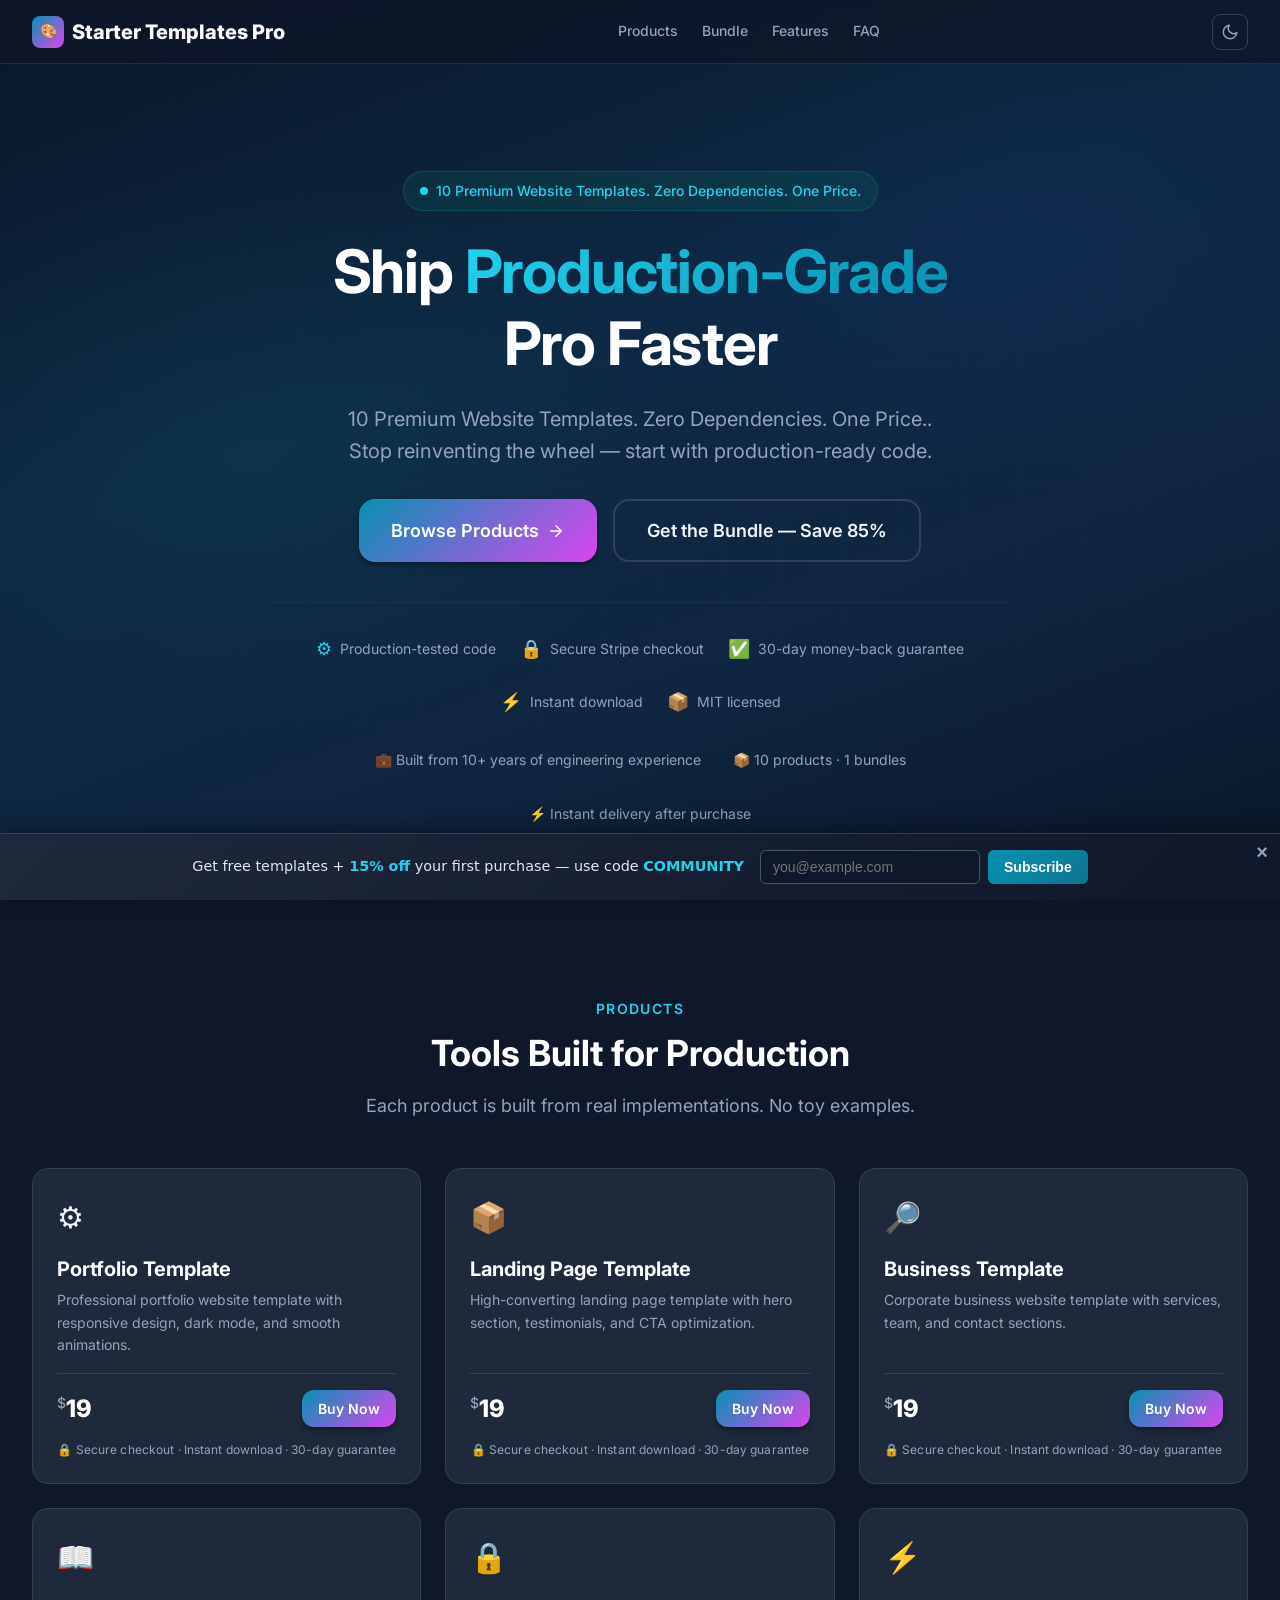
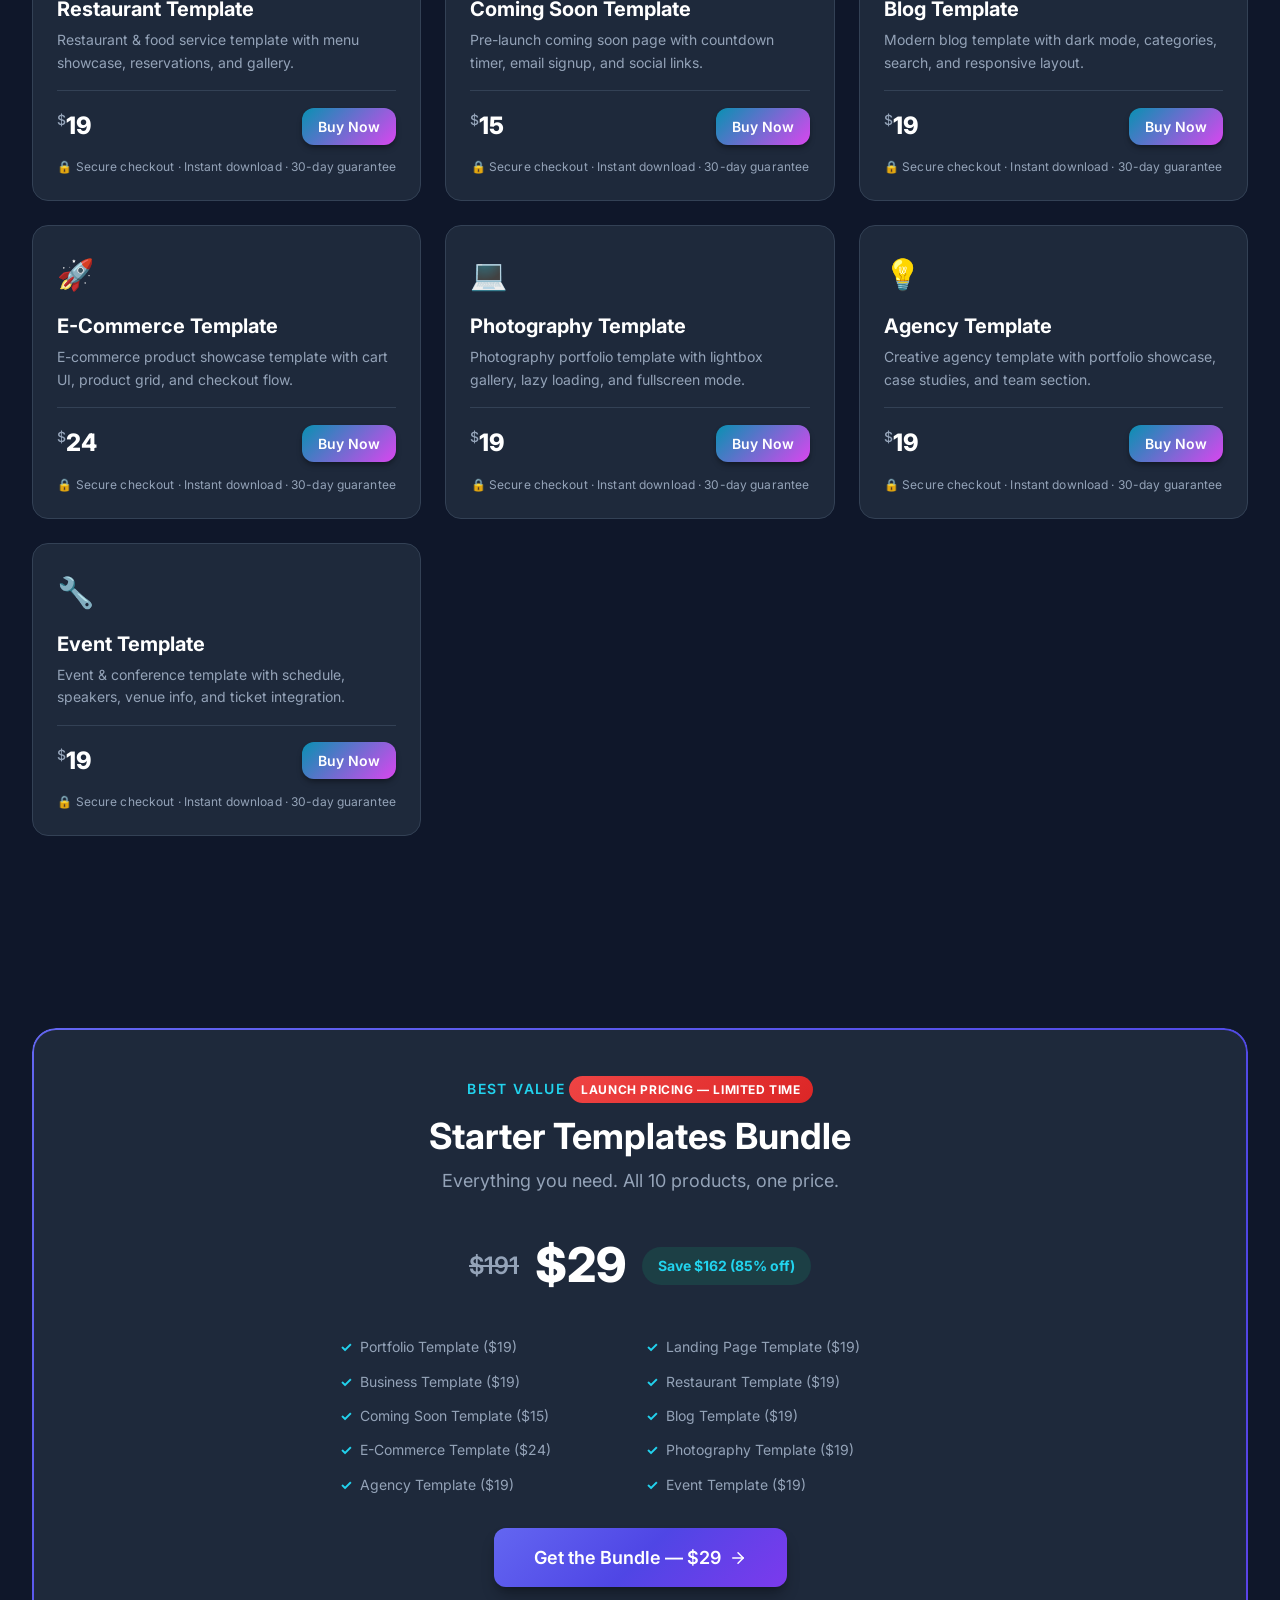
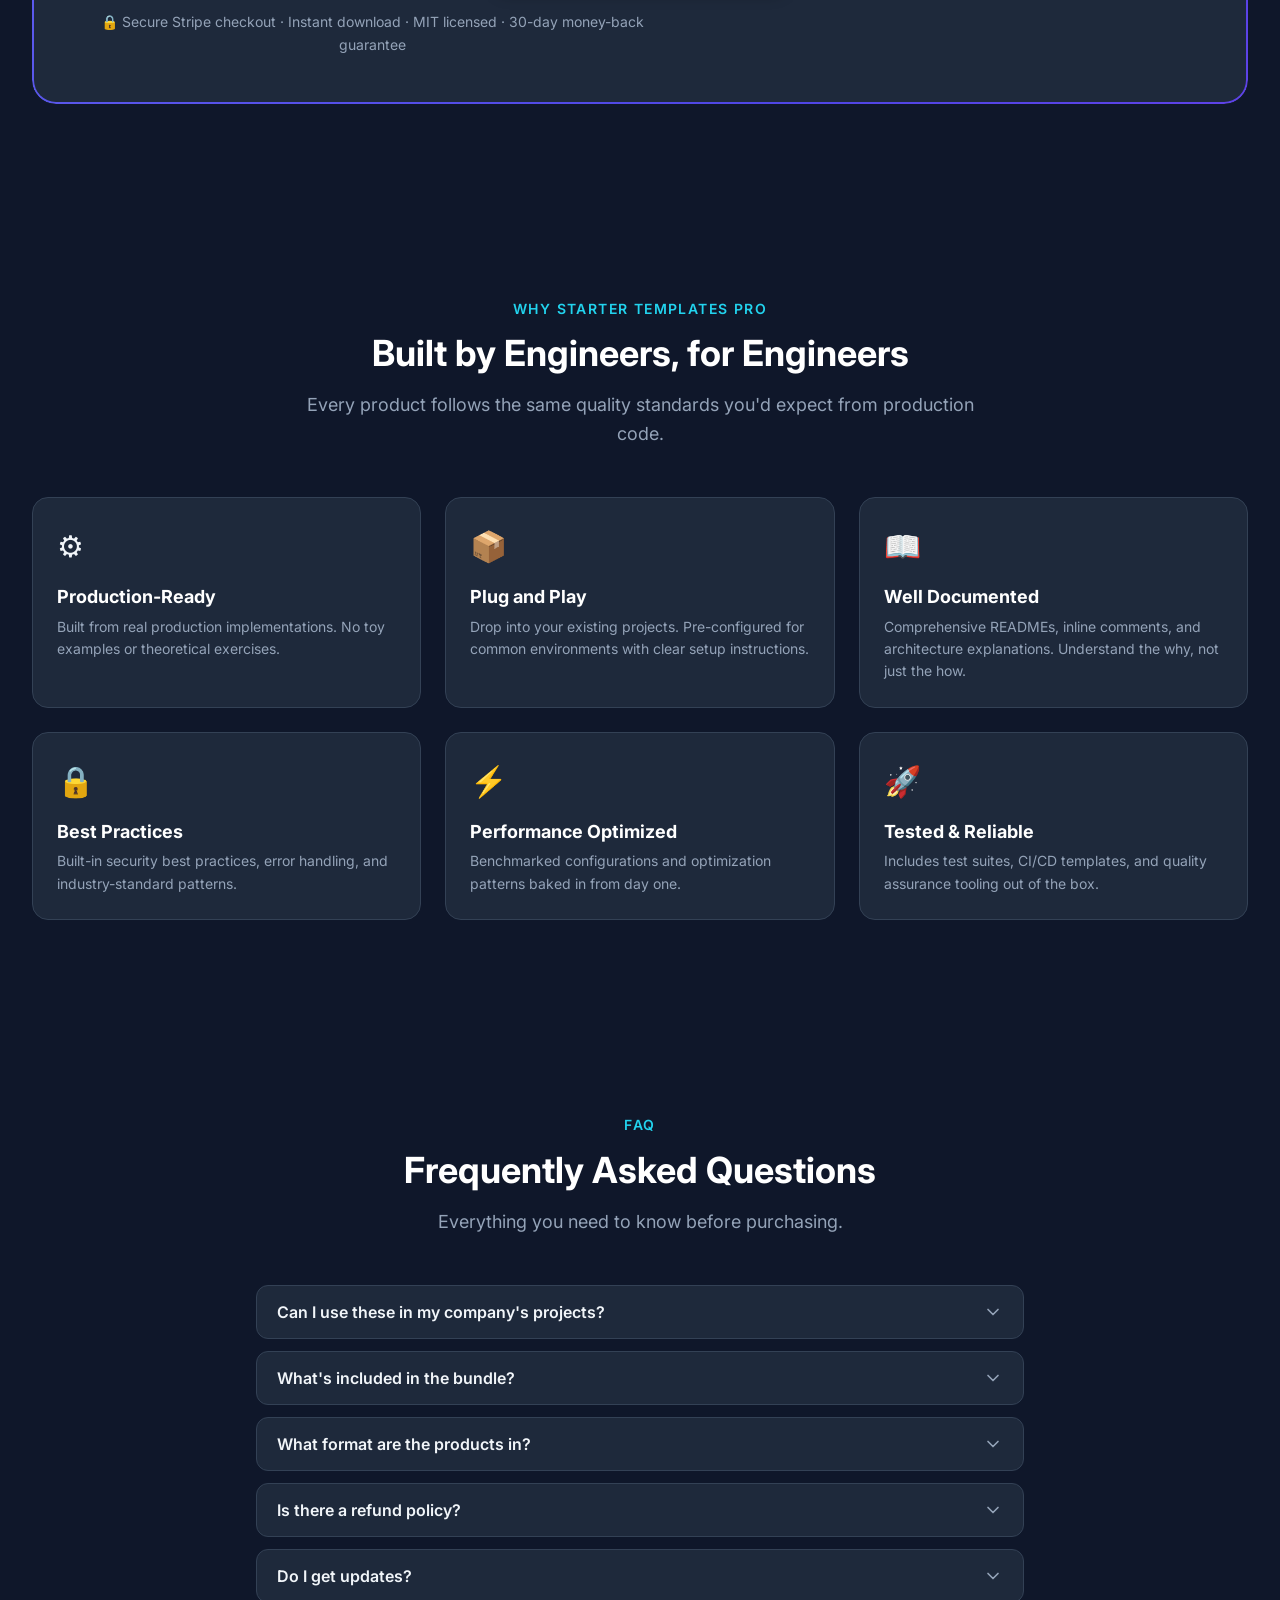
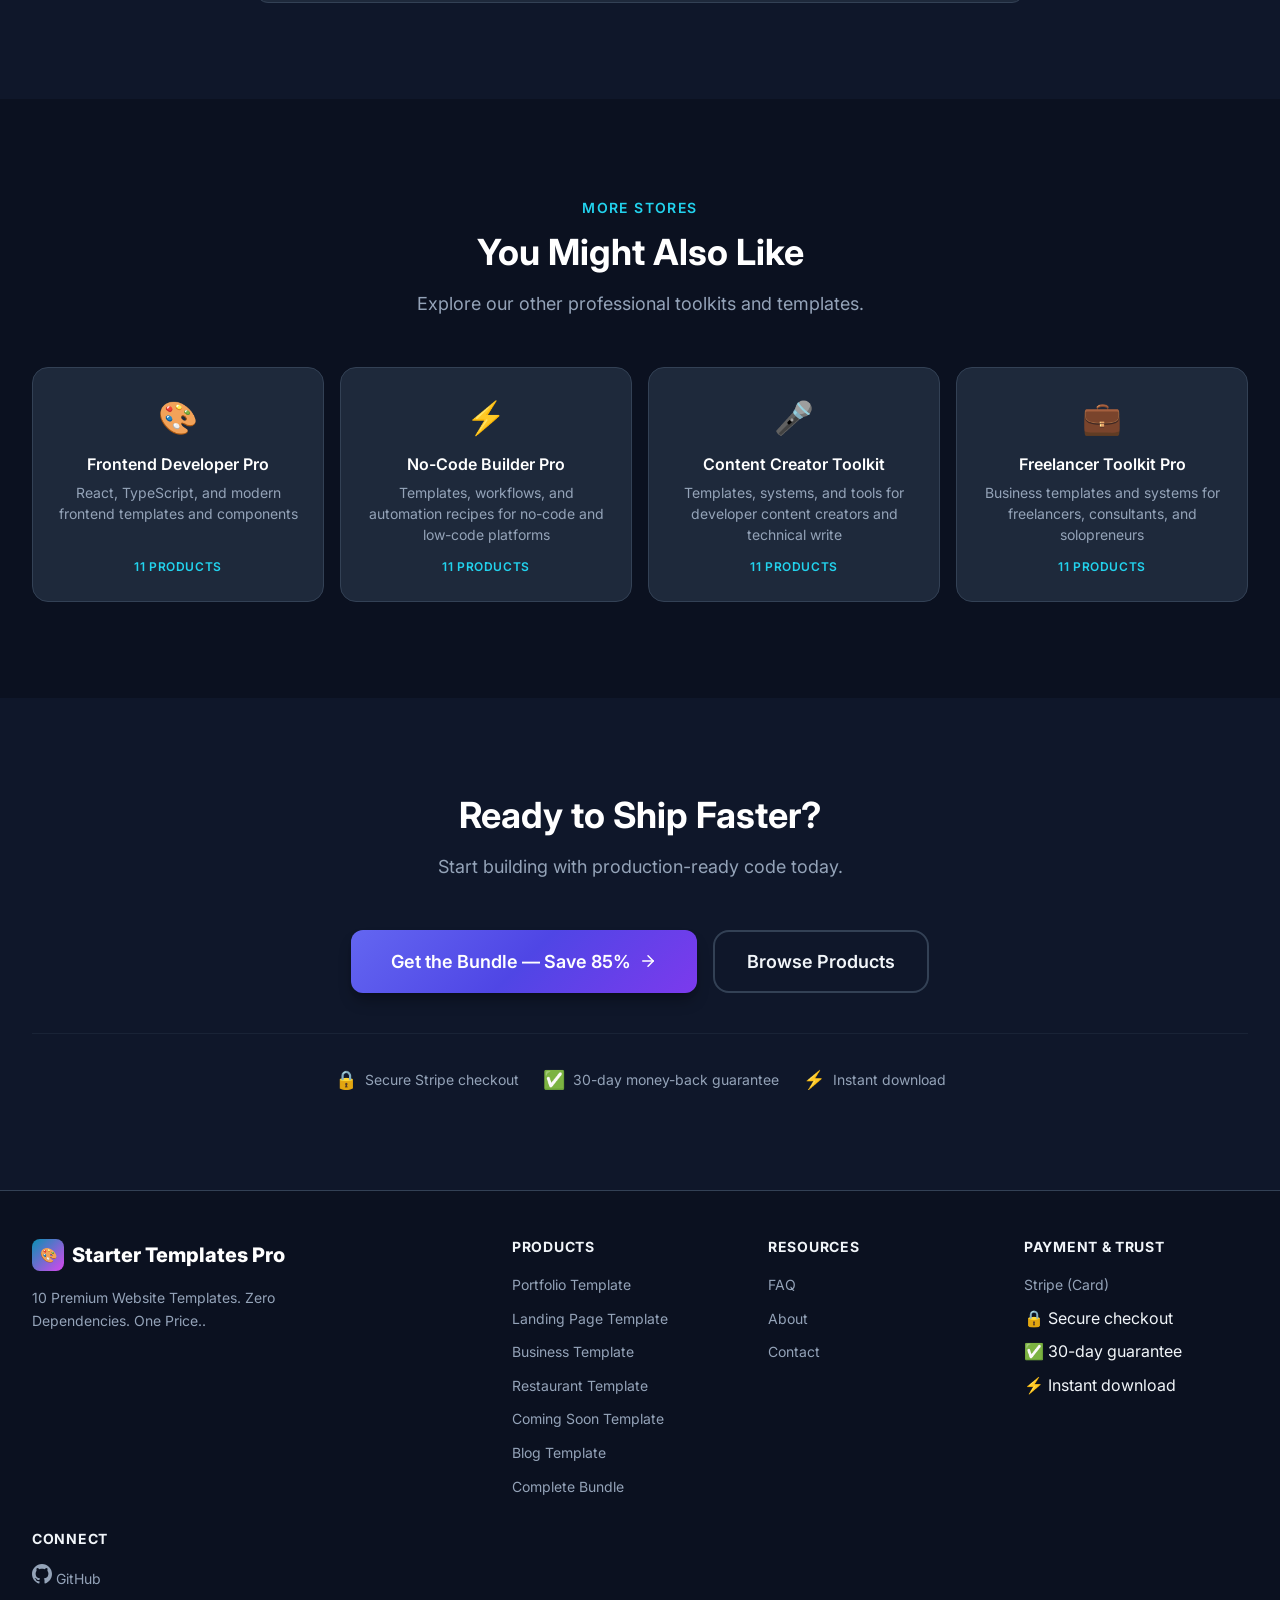
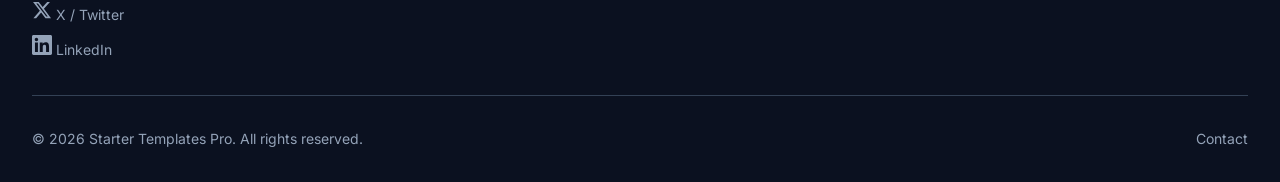
<file: index.html>
<!DOCTYPE html>
<html lang="en" data-theme="dark">
<head>
  <meta charset="UTF-8">
  <meta name="viewport" content="width=device-width, initial-scale=1.0">
  <meta name="description" content="10 Premium Website Templates. Zero Dependencies. One Price.. Professional tools, templates, and guides you can deploy immediately.">
  <meta name="keywords" content="HTML templates, CSS, responsive design, web starter, landing page, portfolio, business website">
  <meta name="author" content="Starter Templates Pro">

  <link rel="canonical" href="https://inity13.github.io/web-templates-store/">
  <meta name="theme-color" content="#0891b2">

  <meta property="og:title" content="Starter Templates Pro — 10 Premium Website Templates. Zero Dependencies. One Price.">
  <meta property="og:description" content="10 Premium Website Templates. Zero Dependencies. One Price.. Ship faster with production-ready code.">
  <meta property="og:type" content="website">
  <meta property="og:url" content="https://inity13.github.io/web-templates-store/">
  <meta property="og:image" content="https://inity13.github.io/web-templates-store/og-image.svg">
  <meta property="og:site_name" content="Starter Templates Pro">

  <meta name="twitter:card" content="summary_large_image">
  <meta name="twitter:title" content="Starter Templates Pro — 10 Premium Website Templates. Zero Dependencies. One Price.">
  <meta name="twitter:description" content="10 Premium Website Templates. Zero Dependencies. One Price.">
  <meta name="twitter:image" content="https://inity13.github.io/web-templates-store/og-image.svg">
  <meta name="twitter:site" content="@DatanestDev">

  <title>Starter Templates Pro — 10 Premium Website Templates. Zero Dependencies. One Price.</title>
  <link rel="icon" type="image/svg+xml" href="favicon.svg">
  <link rel="apple-touch-icon" href="og-image.svg">
  <link rel="stylesheet" href="style.css">

  <script type="application/ld+json">
  {
    "@context": "https://schema.org",
    "@type": "WebSite",
    "name": "Starter Templates Pro",
    "url": "https://inity13.github.io/web-templates-store",
    "description": "10 Premium Website Templates. Zero Dependencies. One Price."
  }
  </script>
  <script type="application/ld+json">
  {
    "@context": "https://schema.org",
    "@type": "ItemList",
    "name": "Starter Templates Pro Products",
    "itemListElement": [
      {
        "@type": "ListItem",
        "position": 1,
        "item": {
          "@type": "Product",
          "name": "Portfolio Template",
          "description": "Professional portfolio website template with responsive design, dark mode, and smooth animations.",
          "image": "https://inity13.github.io/web-templates-store/og-image.svg",
          "url": "https://buy.stripe.com/fZu8wP5eDb54cJA6qdgjD0I",
          "brand": { "@type": "Brand", "name": "Starter Templates Pro" },
          "offers": {
            "@type": "Offer",
            "price": "19.00",
            "priceCurrency": "USD",
            "availability": "https://schema.org/InStock",
            "url": "https://buy.stripe.com/fZu8wP5eDb54cJA6qdgjD0I",
            "seller": { "@type": "Organization", "name": "Starter Templates Pro" }
          }
        }
      },
      {
        "@type": "ListItem",
        "position": 2,
        "item": {
          "@type": "Product",
          "name": "Landing Page Template",
          "description": "High-converting landing page template with hero section, testimonials, and CTA optimization.",
          "image": "https://inity13.github.io/web-templates-store/og-image.svg",
          "url": "https://buy.stripe.com/5kQ5kDgXl4GG8tk3e1gjD0K",
          "brand": { "@type": "Brand", "name": "Starter Templates Pro" },
          "offers": {
            "@type": "Offer",
            "price": "19.00",
            "priceCurrency": "USD",
            "availability": "https://schema.org/InStock",
            "url": "https://buy.stripe.com/5kQ5kDgXl4GG8tk3e1gjD0K",
            "seller": { "@type": "Organization", "name": "Starter Templates Pro" }
          }
        }
      },
      {
        "@type": "ListItem",
        "position": 3,
        "item": {
          "@type": "Product",
          "name": "Business Template",
          "description": "Corporate business website template with services, team, and contact sections.",
          "image": "https://inity13.github.io/web-templates-store/og-image.svg",
          "url": "https://buy.stripe.com/fZu3cvcH54GG6lcdSFgjD0M",
          "brand": { "@type": "Brand", "name": "Starter Templates Pro" },
          "offers": {
            "@type": "Offer",
            "price": "19.00",
            "priceCurrency": "USD",
            "availability": "https://schema.org/InStock",
            "url": "https://buy.stripe.com/fZu3cvcH54GG6lcdSFgjD0M",
            "seller": { "@type": "Organization", "name": "Starter Templates Pro" }
          }
        }
      },
      {
        "@type": "ListItem",
        "position": 4,
        "item": {
          "@type": "Product",
          "name": "Restaurant Template",
          "description": "Restaurant & food service template with menu showcase, reservations, and gallery.",
          "image": "https://inity13.github.io/web-templates-store/og-image.svg",
          "url": "https://buy.stripe.com/aFa6oH8qPb54fVMg0NgjD0O",
          "brand": { "@type": "Brand", "name": "Starter Templates Pro" },
          "offers": {
            "@type": "Offer",
            "price": "19.00",
            "priceCurrency": "USD",
            "availability": "https://schema.org/InStock",
            "url": "https://buy.stripe.com/aFa6oH8qPb54fVMg0NgjD0O",
            "seller": { "@type": "Organization", "name": "Starter Templates Pro" }
          }
        }
      },
      {
        "@type": "ListItem",
        "position": 5,
        "item": {
          "@type": "Product",
          "name": "Coming Soon Template",
          "description": "Pre-launch coming soon page with countdown timer, email signup, and social links.",
          "image": "https://inity13.github.io/web-templates-store/og-image.svg",
          "url": "https://buy.stripe.com/cNi8wPgXl8WWcJA01PgjD0Q",
          "brand": { "@type": "Brand", "name": "Starter Templates Pro" },
          "offers": {
            "@type": "Offer",
            "price": "15.00",
            "priceCurrency": "USD",
            "availability": "https://schema.org/InStock",
            "url": "https://buy.stripe.com/cNi8wPgXl8WWcJA01PgjD0Q",
            "seller": { "@type": "Organization", "name": "Starter Templates Pro" }
          }
        }
      },
      {
        "@type": "ListItem",
        "position": 6,
        "item": {
          "@type": "Product",
          "name": "Blog Template",
          "description": "Modern blog template with dark mode, categories, search, and responsive layout.",
          "image": "https://inity13.github.io/web-templates-store/og-image.svg",
          "url": "https://buy.stripe.com/9B69AT6iH6OO10SeWJgjD0S",
          "brand": { "@type": "Brand", "name": "Starter Templates Pro" },
          "offers": {
            "@type": "Offer",
            "price": "19.00",
            "priceCurrency": "USD",
            "availability": "https://schema.org/InStock",
            "url": "https://buy.stripe.com/9B69AT6iH6OO10SeWJgjD0S",
            "seller": { "@type": "Organization", "name": "Starter Templates Pro" }
          }
        }
      },
      {
        "@type": "ListItem",
        "position": 7,
        "item": {
          "@type": "Product",
          "name": "E-Commerce Template",
          "description": "E-commerce product showcase template with cart UI, product grid, and checkout flow.",
          "image": "https://inity13.github.io/web-templates-store/og-image.svg",
          "url": "https://buy.stripe.com/9B628r6iH8WWbFw6qdgjD0U",
          "brand": { "@type": "Brand", "name": "Starter Templates Pro" },
          "offers": {
            "@type": "Offer",
            "price": "24.00",
            "priceCurrency": "USD",
            "availability": "https://schema.org/InStock",
            "url": "https://buy.stripe.com/9B628r6iH8WWbFw6qdgjD0U",
            "seller": { "@type": "Organization", "name": "Starter Templates Pro" }
          }
        }
      },
      {
        "@type": "ListItem",
        "position": 8,
        "item": {
          "@type": "Product",
          "name": "Photography Template",
          "description": "Photography portfolio template with lightbox gallery, lazy loading, and fullscreen mode.",
          "image": "https://inity13.github.io/web-templates-store/og-image.svg",
          "url": "https://buy.stripe.com/fZu9ATgXl0qqdNE01PgjD0W",
          "brand": { "@type": "Brand", "name": "Starter Templates Pro" },
          "offers": {
            "@type": "Offer",
            "price": "19.00",
            "priceCurrency": "USD",
            "availability": "https://schema.org/InStock",
            "url": "https://buy.stripe.com/fZu9ATgXl0qqdNE01PgjD0W",
            "seller": { "@type": "Organization", "name": "Starter Templates Pro" }
          }
        }
      },
      {
        "@type": "ListItem",
        "position": 9,
        "item": {
          "@type": "Product",
          "name": "Agency Template",
          "description": "Creative agency template with portfolio showcase, case studies, and team section.",
          "image": "https://inity13.github.io/web-templates-store/og-image.svg",
          "url": "https://buy.stripe.com/aFa4gz4az6OO4d401PgjD0Y",
          "brand": { "@type": "Brand", "name": "Starter Templates Pro" },
          "offers": {
            "@type": "Offer",
            "price": "19.00",
            "priceCurrency": "USD",
            "availability": "https://schema.org/InStock",
            "url": "https://buy.stripe.com/aFa4gz4az6OO4d401PgjD0Y",
            "seller": { "@type": "Organization", "name": "Starter Templates Pro" }
          }
        }
      },
      {
        "@type": "ListItem",
        "position": 10,
        "item": {
          "@type": "Product",
          "name": "Event Template",
          "description": "Event & conference template with schedule, speakers, venue info, and ticket integration.",
          "image": "https://inity13.github.io/web-templates-store/og-image.svg",
          "url": "https://buy.stripe.com/8x26oHdL9gpogZQ3e1gjD10",
          "brand": { "@type": "Brand", "name": "Starter Templates Pro" },
          "offers": {
            "@type": "Offer",
            "price": "19.00",
            "priceCurrency": "USD",
            "availability": "https://schema.org/InStock",
            "url": "https://buy.stripe.com/8x26oHdL9gpogZQ3e1gjD10",
            "seller": { "@type": "Organization", "name": "Starter Templates Pro" }
          }
        }
      }
    ]
  }
  </script>
</head>
<body>
  <a href="#main" class="skip-link">Skip to main content</a>

  <header class="site-header" role="banner">
    <div class="container header-inner">
      <a href="#" class="logo" aria-label="Starter Templates Pro home">
        <span class="logo-icon" aria-hidden="true">&#127912;</span>
        Starter Templates Pro
      </a>
      <nav class="nav-desktop" aria-label="Main navigation">
        <a href="#products">Products</a>
        <a href="#bundle">Bundle</a>
        <a href="#features">Features</a>
        <a href="#faq">FAQ</a>
      </nav>
      <div class="header-actions">
        <button class="theme-toggle" aria-label="Toggle dark/light mode">
          <svg class="icon-moon" width="18" height="18" viewBox="0 0 24 24" fill="none" stroke="currentColor" stroke-width="2" stroke-linecap="round" stroke-linejoin="round" aria-hidden="true"><path d="M21 12.79A9 9 0 1111.21 3 7 7 0 0021 12.79z"/></svg>
          <svg class="icon-sun" width="18" height="18" viewBox="0 0 24 24" fill="none" stroke="currentColor" stroke-width="2" stroke-linecap="round" stroke-linejoin="round" aria-hidden="true"><circle cx="12" cy="12" r="5"/><line x1="12" y1="1" x2="12" y2="3"/><line x1="12" y1="21" x2="12" y2="23"/><line x1="4.22" y1="4.22" x2="5.64" y2="5.64"/><line x1="18.36" y1="18.36" x2="19.78" y2="19.78"/><line x1="1" y1="12" x2="3" y2="12"/><line x1="21" y1="12" x2="23" y2="12"/><line x1="4.22" y1="19.78" x2="5.64" y2="18.36"/><line x1="18.36" y1="5.64" x2="19.78" y2="4.22"/></svg>
        </button>
        <button class="mobile-menu-btn" id="mobile-menu-btn" aria-label="Toggle menu" aria-expanded="false" aria-controls="mobile-nav">
          <svg width="24" height="24" viewBox="0 0 24 24" fill="none" stroke="currentColor" stroke-width="2" stroke-linecap="round" stroke-linejoin="round" aria-hidden="true"><line x1="3" y1="6" x2="21" y2="6"/><line x1="3" y1="12" x2="21" y2="12"/><line x1="3" y1="18" x2="21" y2="18"/></svg>
        </button>
      </div>
    </div>
    <nav class="nav-mobile" id="mobile-nav" aria-label="Mobile navigation">
      <a href="#products">Products</a>
      <a href="#bundle">Bundle</a>
      <a href="#features">Features</a>
      <a href="#faq">FAQ</a>
    </nav>
  </header>

  <main id="main">
    <section class="hero" aria-labelledby="hero-heading">
      <div class="hero-grid" aria-hidden="true"></div>
      <div class="container hero-content">
        <div class="hero-badge">
          <span class="pulse-dot" aria-hidden="true"></span>
          10 Premium Website Templates. Zero Dependencies. One Price.
        </div>
        <h1 id="hero-heading">
          Ship <span class="gradient-text">Production-Grade</span><br>Pro Faster
        </h1>
        <p class="hero-subtitle">
          10 Premium Website Templates. Zero Dependencies. One Price.. Stop reinventing the wheel — start with production-ready code.
        </p>
        <div class="hero-actions">
          <a href="#products" class="btn btn-primary btn-lg">
            Browse Products
            <svg width="18" height="18" viewBox="0 0 24 24" fill="none" stroke="currentColor" stroke-width="2" stroke-linecap="round" stroke-linejoin="round" aria-hidden="true"><line x1="5" y1="12" x2="19" y2="12"/><polyline points="12 5 19 12 12 19"/></svg>
          </a>
          <a href="https://buy.stripe.com/4gM14n22r0qqgZQaGtgjD12" class="btn btn-secondary btn-lg">
            Get the Bundle — Save 85%
          </a>
        </div>
        <div class="trust-indicators">
          <div class="trust-item">
            <span class="trust-icon" aria-hidden="true">&#9881;</span>
            <span>Production-tested code</span>
          </div>
          <div class="trust-item">
            <span class="trust-icon" aria-hidden="true">&#128274;</span>
            <span>Secure Stripe checkout</span>
          </div>
          <div class="trust-item">
            <span class="trust-icon" aria-hidden="true">&#9989;</span>
            <span>30-day money-back guarantee</span>
          </div>
          <div class="trust-item">
            <span class="trust-icon" aria-hidden="true">&#9889;</span>
            <span>Instant download</span>
          </div>
          <div class="trust-item">
            <span class="trust-icon" aria-hidden="true">&#128230;</span>
            <span>MIT licensed</span>
          </div>
        </div>

        <div class="social-proof" style="margin-top: 2rem; display: flex; gap: 2rem; justify-content: center; flex-wrap: wrap; font-size: 0.875rem; color: var(--color-text-muted, #94a3b8);">
          <span>&#128188; Built from 10+ years of engineering experience</span>
          <span>&#128230; 10 products &middot; 1 bundles</span>
          <span>&#9889; Instant delivery after purchase</span>
        </div>
      </div>
    </section>

    <section class="section" id="products" aria-labelledby="products-heading">
      <div class="container">
        <div class="section-header">
          <span class="section-label">Products</span>
          <h2 id="products-heading">Tools Built for Production</h2>
          <p>Each product is built from real implementations. No toy examples.</p>
        </div>
        <div class="products-grid">
          <article class="product-card reveal" style="--card-gradient: linear-gradient(135deg, #f97316, #ea580c)">
            <span class="product-card-icon" aria-hidden="true">&#9881;</span>
            <h3>Portfolio Template</h3>
            <p class="tagline">Professional portfolio website template with responsive design, dark mode, and smooth animations.</p>
            <div class="price-row">
              <span class="price"><span class="currency">$</span>19</span>
              <a href="https://buy.stripe.com/fZu8wP5eDb54cJA6qdgjD0I" class="btn btn-primary btn-sm">Buy Now</a>
            </div>
            <p class="product-trust-line">&#128274; Secure checkout &middot; Instant download &middot; 30-day guarantee</p>
          </article>

          <article class="product-card reveal reveal-delay-1" style="--card-gradient: linear-gradient(135deg, #3b82f6, #2563eb)">
            <span class="product-card-icon" aria-hidden="true">&#128230;</span>
            <h3>Landing Page Template</h3>
            <p class="tagline">High-converting landing page template with hero section, testimonials, and CTA optimization.</p>
            <div class="price-row">
              <span class="price"><span class="currency">$</span>19</span>
              <a href="https://buy.stripe.com/5kQ5kDgXl4GG8tk3e1gjD0K" class="btn btn-primary btn-sm">Buy Now</a>
            </div>
            <p class="product-trust-line">&#128274; Secure checkout &middot; Instant download &middot; 30-day guarantee</p>
          </article>

          <article class="product-card reveal reveal-delay-2" style="--card-gradient: linear-gradient(135deg, #ef4444, #dc2626)">
            <span class="product-card-icon" aria-hidden="true">&#128270;</span>
            <h3>Business Template</h3>
            <p class="tagline">Corporate business website template with services, team, and contact sections.</p>
            <div class="price-row">
              <span class="price"><span class="currency">$</span>19</span>
              <a href="https://buy.stripe.com/fZu3cvcH54GG6lcdSFgjD0M" class="btn btn-primary btn-sm">Buy Now</a>
            </div>
            <p class="product-trust-line">&#128274; Secure checkout &middot; Instant download &middot; 30-day guarantee</p>
          </article>

          <article class="product-card reveal reveal-delay-3" style="--card-gradient: linear-gradient(135deg, #10b981, #059669)">
            <span class="product-card-icon" aria-hidden="true">&#128214;</span>
            <h3>Restaurant Template</h3>
            <p class="tagline">Restaurant & food service template with menu showcase, reservations, and gallery.</p>
            <div class="price-row">
              <span class="price"><span class="currency">$</span>19</span>
              <a href="https://buy.stripe.com/aFa6oH8qPb54fVMg0NgjD0O" class="btn btn-primary btn-sm">Buy Now</a>
            </div>
            <p class="product-trust-line">&#128274; Secure checkout &middot; Instant download &middot; 30-day guarantee</p>
          </article>

          <article class="product-card reveal reveal-delay-0" style="--card-gradient: linear-gradient(135deg, #8b5cf6, #7c3aed)">
            <span class="product-card-icon" aria-hidden="true">&#128274;</span>
            <h3>Coming Soon Template</h3>
            <p class="tagline">Pre-launch coming soon page with countdown timer, email signup, and social links.</p>
            <div class="price-row">
              <span class="price"><span class="currency">$</span>15</span>
              <a href="https://buy.stripe.com/cNi8wPgXl8WWcJA01PgjD0Q" class="btn btn-primary btn-sm">Buy Now</a>
            </div>
            <p class="product-trust-line">&#128274; Secure checkout &middot; Instant download &middot; 30-day guarantee</p>
          </article>

          <article class="product-card reveal reveal-delay-1" style="--card-gradient: linear-gradient(135deg, #ec4899, #db2777)">
            <span class="product-card-icon" aria-hidden="true">&#9889;</span>
            <h3>Blog Template</h3>
            <p class="tagline">Modern blog template with dark mode, categories, search, and responsive layout.</p>
            <div class="price-row">
              <span class="price"><span class="currency">$</span>19</span>
              <a href="https://buy.stripe.com/9B69AT6iH6OO10SeWJgjD0S" class="btn btn-primary btn-sm">Buy Now</a>
            </div>
            <p class="product-trust-line">&#128274; Secure checkout &middot; Instant download &middot; 30-day guarantee</p>
          </article>

          <article class="product-card reveal reveal-delay-2" style="--card-gradient: linear-gradient(135deg, #14b8a6, #0d9488)">
            <span class="product-card-icon" aria-hidden="true">&#128640;</span>
            <h3>E-Commerce Template</h3>
            <p class="tagline">E-commerce product showcase template with cart UI, product grid, and checkout flow.</p>
            <div class="price-row">
              <span class="price"><span class="currency">$</span>24</span>
              <a href="https://buy.stripe.com/9B628r6iH8WWbFw6qdgjD0U" class="btn btn-primary btn-sm">Buy Now</a>
            </div>
            <p class="product-trust-line">&#128274; Secure checkout &middot; Instant download &middot; 30-day guarantee</p>
          </article>

          <article class="product-card reveal reveal-delay-3" style="--card-gradient: linear-gradient(135deg, #f59e0b, #d97706)">
            <span class="product-card-icon" aria-hidden="true">&#128187;</span>
            <h3>Photography Template</h3>
            <p class="tagline">Photography portfolio template with lightbox gallery, lazy loading, and fullscreen mode.</p>
            <div class="price-row">
              <span class="price"><span class="currency">$</span>19</span>
              <a href="https://buy.stripe.com/fZu9ATgXl0qqdNE01PgjD0W" class="btn btn-primary btn-sm">Buy Now</a>
            </div>
            <p class="product-trust-line">&#128274; Secure checkout &middot; Instant download &middot; 30-day guarantee</p>
          </article>

          <article class="product-card reveal reveal-delay-0" style="--card-gradient: linear-gradient(135deg, #6366f1, #4f46e5)">
            <span class="product-card-icon" aria-hidden="true">&#128161;</span>
            <h3>Agency Template</h3>
            <p class="tagline">Creative agency template with portfolio showcase, case studies, and team section.</p>
            <div class="price-row">
              <span class="price"><span class="currency">$</span>19</span>
              <a href="https://buy.stripe.com/aFa4gz4az6OO4d401PgjD0Y" class="btn btn-primary btn-sm">Buy Now</a>
            </div>
            <p class="product-trust-line">&#128274; Secure checkout &middot; Instant download &middot; 30-day guarantee</p>
          </article>

          <article class="product-card reveal reveal-delay-1" style="--card-gradient: linear-gradient(135deg, #06b6d4, #0891b2)">
            <span class="product-card-icon" aria-hidden="true">&#128295;</span>
            <h3>Event Template</h3>
            <p class="tagline">Event & conference template with schedule, speakers, venue info, and ticket integration.</p>
            <div class="price-row">
              <span class="price"><span class="currency">$</span>19</span>
              <a href="https://buy.stripe.com/8x26oHdL9gpogZQ3e1gjD10" class="btn btn-primary btn-sm">Buy Now</a>
            </div>
            <p class="product-trust-line">&#128274; Secure checkout &middot; Instant download &middot; 30-day guarantee</p>
          </article>
        </div>
      </div>
    </section>

    <section class="section bundle-section" id="bundle" aria-labelledby="bundle-heading">
      <div class="container">
        <div class="bundle-card">
          <span class="section-label">Best Value</span>
          <div style="display: inline-block; background: linear-gradient(135deg, #ef4444, #dc2626); color: white; padding: 0.25rem 0.75rem; border-radius: 9999px; font-size: 0.75rem; font-weight: 700; text-transform: uppercase; letter-spacing: 0.05em; margin-bottom: 0.75rem;">Launch Pricing — Limited Time</div>
          <h2 id="bundle-heading">Starter Templates Bundle</h2>
          <p class="tagline">Everything you need. All 10 products, one price.</p>
          <div class="bundle-pricing">
            <span class="bundle-original-price">$191</span>
            <span class="bundle-price">$29</span>
            <span class="bundle-savings">Save $162 (85% off)</span>
          </div>
          <ul class="bundle-includes" aria-label="Bundle includes">
            <li><span class="check" aria-hidden="true">&#10003;</span> Portfolio Template ($19)</li>
            <li><span class="check" aria-hidden="true">&#10003;</span> Landing Page Template ($19)</li>
            <li><span class="check" aria-hidden="true">&#10003;</span> Business Template ($19)</li>
            <li><span class="check" aria-hidden="true">&#10003;</span> Restaurant Template ($19)</li>
            <li><span class="check" aria-hidden="true">&#10003;</span> Coming Soon Template ($15)</li>
            <li><span class="check" aria-hidden="true">&#10003;</span> Blog Template ($19)</li>
            <li><span class="check" aria-hidden="true">&#10003;</span> E-Commerce Template ($24)</li>
            <li><span class="check" aria-hidden="true">&#10003;</span> Photography Template ($19)</li>
            <li><span class="check" aria-hidden="true">&#10003;</span> Agency Template ($19)</li>
            <li><span class="check" aria-hidden="true">&#10003;</span> Event Template ($19)</li>
          </ul>
          <div class="bundle-actions">
            <a href="https://buy.stripe.com/4gM14n22r0qqgZQaGtgjD12" class="btn btn-bundle">
              Get the Bundle — $29
              <svg width="18" height="18" viewBox="0 0 24 24" fill="none" stroke="currentColor" stroke-width="2" stroke-linecap="round" stroke-linejoin="round" aria-hidden="true"><line x1="5" y1="12" x2="19" y2="12"/><polyline points="12 5 19 12 12 19"/></svg>
            </a>
          </div>
          <p class="bundle-guarantee">&#128274; Secure Stripe checkout &middot; Instant download &middot; MIT licensed &middot; 30-day money-back guarantee</p>
        </div>
      </div>
    </section>

    <section class="section" id="features" aria-labelledby="features-heading">
      <div class="container">
        <div class="section-header">
          <span class="section-label">Why Starter Templates Pro</span>
          <h2 id="features-heading">Built by Engineers, for Engineers</h2>
          <p>Every product follows the same quality standards you'd expect from production code.</p>
        </div>
        <div class="features-grid">
          <div class="feature-card reveal">
            <span class="feature-card-icon" aria-hidden="true">&#9881;</span>
            <h3>Production-Ready</h3>
            <p>Built from real production implementations. No toy examples or theoretical exercises.</p>
          </div>
          <div class="feature-card reveal reveal-delay-1">
            <span class="feature-card-icon" aria-hidden="true">&#128230;</span>
            <h3>Plug and Play</h3>
            <p>Drop into your existing projects. Pre-configured for common environments with clear setup instructions.</p>
          </div>
          <div class="feature-card reveal reveal-delay-2">
            <span class="feature-card-icon" aria-hidden="true">&#128214;</span>
            <h3>Well Documented</h3>
            <p>Comprehensive READMEs, inline comments, and architecture explanations. Understand the why, not just the how.</p>
          </div>
          <div class="feature-card reveal reveal-delay-3">
            <span class="feature-card-icon" aria-hidden="true">&#128274;</span>
            <h3>Best Practices</h3>
            <p>Built-in security best practices, error handling, and industry-standard patterns.</p>
          </div>
          <div class="feature-card reveal reveal-delay-4">
            <span class="feature-card-icon" aria-hidden="true">&#9889;</span>
            <h3>Performance Optimized</h3>
            <p>Benchmarked configurations and optimization patterns baked in from day one.</p>
          </div>
          <div class="feature-card reveal reveal-delay-5">
            <span class="feature-card-icon" aria-hidden="true">&#128640;</span>
            <h3>Tested &amp; Reliable</h3>
            <p>Includes test suites, CI/CD templates, and quality assurance tooling out of the box.</p>
          </div>
        </div>
      </div>
    </section>

    <section class="section faq-section" id="faq" aria-labelledby="faq-heading">
      <div class="container">
        <div class="section-header">
          <span class="section-label">FAQ</span>
          <h2 id="faq-heading">Frequently Asked Questions</h2>
          <p>Everything you need to know before purchasing.</p>
        </div>
        <div class="faq-list" role="list">
          <div class="faq-item" role="listitem">
            <button class="faq-question" aria-expanded="false">
              Can I use these in my company's projects?
              <svg class="faq-chevron" viewBox="0 0 24 24" fill="none" stroke="currentColor" stroke-width="2" stroke-linecap="round" stroke-linejoin="round" aria-hidden="true"><polyline points="6 9 12 15 18 9"/></svg>
            </button>
            <div class="faq-answer" role="region">
              <div class="faq-answer-inner">Yes. The MIT license allows commercial use, modification, and distribution. You can use these in your company's projects, client work, and internal tooling.</div>
            </div>
          </div>

          <div class="faq-item" role="listitem">
            <button class="faq-question" aria-expanded="false">
              What's included in the bundle?
              <svg class="faq-chevron" viewBox="0 0 24 24" fill="none" stroke="currentColor" stroke-width="2" stroke-linecap="round" stroke-linejoin="round" aria-hidden="true"><polyline points="6 9 12 15 18 9"/></svg>
            </button>
            <div class="faq-answer" role="region">
              <div class="faq-answer-inner">The Starter Templates Bundle includes all 10 products at a 85% discount ($29). Portfolio Template, Landing Page Template, Business Template, Restaurant Template, Coming Soon Template, and more.</div>
            </div>
          </div>

          <div class="faq-item" role="listitem">
            <button class="faq-question" aria-expanded="false">
              What format are the products in?
              <svg class="faq-chevron" viewBox="0 0 24 24" fill="none" stroke="currentColor" stroke-width="2" stroke-linecap="round" stroke-linejoin="round" aria-hidden="true"><polyline points="6 9 12 15 18 9"/></svg>
            </button>
            <div class="faq-answer" role="region">
              <div class="faq-answer-inner">Each product is a ZIP archive containing source code, configuration files, documentation, and a README with setup instructions. Products are delivered instantly after purchase.</div>
            </div>
          </div>

          <div class="faq-item" role="listitem">
            <button class="faq-question" aria-expanded="false">
              Is there a refund policy?
              <svg class="faq-chevron" viewBox="0 0 24 24" fill="none" stroke="currentColor" stroke-width="2" stroke-linecap="round" stroke-linejoin="round" aria-hidden="true"><polyline points="6 9 12 15 18 9"/></svg>
            </button>
            <div class="faq-answer" role="region">
              <div class="faq-answer-inner">Yes. Every purchase comes with a 30-day refund guarantee. If a product doesn't work for your needs, email us and we'll refund your purchase — no questions asked.</div>
            </div>
          </div>

          <div class="faq-item" role="listitem">
            <button class="faq-question" aria-expanded="false">
              Do I get updates?
              <svg class="faq-chevron" viewBox="0 0 24 24" fill="none" stroke="currentColor" stroke-width="2" stroke-linecap="round" stroke-linejoin="round" aria-hidden="true"><polyline points="6 9 12 15 18 9"/></svg>
            </button>
            <div class="faq-answer" role="region">
              <div class="faq-answer-inner">Yes. When products are updated, you'll receive access to the latest version. Major updates are announced via email.</div>
            </div>
          </div>
        </div>
      </div>
    </section>

    <section class="section cross-sell-section" aria-labelledby="cross-sell-heading">
      <div class="container">
        <div class="section-header">
          <span class="section-label">More Stores</span>
          <h2 id="cross-sell-heading">You Might Also Like</h2>
          <p>Explore our other professional toolkits and templates.</p>
        </div>
        <div class="cross-sell-grid">
            <a href="https://inity13.github.io/frontend-developer-pro/" class="cross-sell-card" target="_blank" rel="noopener">
              <span class="cross-sell-icon" aria-hidden="true">&#127912;</span>
              <h3>Frontend Developer Pro</h3>
              <p>React, TypeScript, and modern frontend templates and components</p>
              <span class="cross-sell-meta">11 products</span>
            </a>
            <a href="https://inity13.github.io/nocode-builder-pro/" class="cross-sell-card" target="_blank" rel="noopener">
              <span class="cross-sell-icon" aria-hidden="true">&#9889;</span>
              <h3>No-Code Builder Pro</h3>
              <p>Templates, workflows, and automation recipes for no-code and low-code platforms</p>
              <span class="cross-sell-meta">11 products</span>
            </a>
            <a href="https://inity13.github.io/content-creator-pro/" class="cross-sell-card" target="_blank" rel="noopener">
              <span class="cross-sell-icon" aria-hidden="true">&#127908;</span>
              <h3>Content Creator Toolkit</h3>
              <p>Templates, systems, and tools for developer content creators and technical write</p>
              <span class="cross-sell-meta">11 products</span>
            </a>
            <a href="https://inity13.github.io/freelancer-toolkit-pro/" class="cross-sell-card" target="_blank" rel="noopener">
              <span class="cross-sell-icon" aria-hidden="true">&#128188;</span>
              <h3>Freelancer Toolkit Pro</h3>
              <p>Business templates and systems for freelancers, consultants, and solopreneurs</p>
              <span class="cross-sell-meta">11 products</span>
            </a>
        </div>
      </div>
    </section>
    <section class="section" aria-labelledby="cta-heading" style="text-align: center;">
      <div class="container">
        <div class="section-header">
          <h2 id="cta-heading">Ready to Ship Faster?</h2>
          <p>Start building with production-ready code today.</p>
        </div>
        <div class="hero-actions" style="justify-content: center;">
          <a href="https://buy.stripe.com/4gM14n22r0qqgZQaGtgjD12" class="btn btn-bundle">
            Get the Bundle — Save 85%
            <svg width="18" height="18" viewBox="0 0 24 24" fill="none" stroke="currentColor" stroke-width="2" stroke-linecap="round" stroke-linejoin="round" aria-hidden="true"><line x1="5" y1="12" x2="19" y2="12"/><polyline points="12 5 19 12 12 19"/></svg>
          </a>
          <a href="#products" class="btn btn-secondary btn-lg">Browse Products</a>
        </div>
        <div class="trust-indicators" style="margin-top: 2rem;">
          <div class="trust-item">
            <span class="trust-icon" aria-hidden="true">&#128274;</span>
            <span>Secure Stripe checkout</span>
          </div>
          <div class="trust-item">
            <span class="trust-icon" aria-hidden="true">&#9989;</span>
            <span>30-day money-back guarantee</span>
          </div>
          <div class="trust-item">
            <span class="trust-icon" aria-hidden="true">&#9889;</span>
            <span>Instant download</span>
          </div>
        </div>
      </div>
    </section>
  </main>

  <footer class="site-footer" role="contentinfo">
    <div class="container">
      <div class="footer-grid">
        <div class="footer-brand">
          <a href="#" class="logo" aria-label="Starter Templates Pro home">
            <span class="logo-icon" aria-hidden="true">&#127912;</span>
            Starter Templates Pro
          </a>
          <p>10 Premium Website Templates. Zero Dependencies. One Price..</p>
        </div>
        <div class="footer-column">
          <h4>Products</h4>
          <ul>
            <li><a href="#products">Portfolio Template</a></li>
            <li><a href="#products">Landing Page Template</a></li>
            <li><a href="#products">Business Template</a></li>
            <li><a href="#products">Restaurant Template</a></li>
            <li><a href="#products">Coming Soon Template</a></li>
            <li><a href="#products">Blog Template</a></li>
            <li><a href="#bundle">Complete Bundle</a></li>
          </ul>
        </div>
        <div class="footer-column">
          <h4>Resources</h4>
          <ul>
            <li><a href="#faq">FAQ</a></li>
            <li><a href="about.html">About</a></li>
            <li><a href="mailto:megafolder122122@hotmail.com">Contact</a></li>
          </ul>
        </div>
        <div class="footer-column">
          <h4>Payment &amp; Trust</h4>
          <ul>
            <li><a href="https://buy.stripe.com/4gM14n22r0qqgZQaGtgjD12">Stripe (Card)</a></li>
            <li>&#128274; Secure checkout</li>
            <li>&#9989; 30-day guarantee</li>
            <li>&#9889; Instant download</li>
          </ul>
        </div>
        <div class="footer-column">
          <h4>Connect</h4>
          <ul>
            <li><a href="https://github.com/inity13" target="_blank" rel="noopener"><svg width="20" height="20" viewBox="0 0 24 24" fill="currentColor"><path d="M12 0c-6.626 0-12 5.373-12 12 0 5.302 3.438 9.8 8.207 11.387.599.111.793-.261.793-.577v-2.234c-3.338.726-4.033-1.416-4.033-1.416-.546-1.387-1.333-1.756-1.333-1.756-1.089-.745.083-.729.083-.729 1.205.084 1.839 1.237 1.839 1.237 1.07 1.834 2.807 1.304 3.492.997.107-.775.418-1.305.762-1.604-2.665-.305-5.467-1.334-5.467-5.931 0-1.311.469-2.381 1.236-3.221-.124-.303-.535-1.524.117-3.176 0 0 1.008-.322 3.301 1.23.957-.266 1.983-.399 3.003-.404 1.02.005 2.047.138 3.006.404 2.291-1.552 3.297-1.23 3.297-1.23.653 1.653.242 2.874.118 3.176.77.84 1.235 1.911 1.235 3.221 0 4.609-2.807 5.624-5.479 5.921.43.372.823 1.102.823 2.222v3.293c0 .319.192.694.801.576 4.765-1.589 8.199-6.086 8.199-11.386 0-6.627-5.373-12-12-12z"/></svg> GitHub</a></li>
            <li><a href="https://x.com/DatanestDev" target="_blank" rel="noopener"><svg width="20" height="20" viewBox="0 0 24 24" fill="currentColor"><path d="M18.244 2.25h3.308l-7.227 8.26 8.502 11.24H16.17l-5.214-6.817L4.99 21.75H1.68l7.73-8.835L1.254 2.25H8.08l4.713 6.231zm-1.161 17.52h1.833L7.084 4.126H5.117z"/></svg> X / Twitter</a></li>
            <li><a href="https://linkedin.com/in/jessemikkola" target="_blank" rel="noopener"><svg width="20" height="20" viewBox="0 0 24 24" fill="currentColor"><path d="M20.447 20.452h-3.554v-5.569c0-1.328-.027-3.037-1.852-3.037-1.853 0-2.136 1.445-2.136 2.939v5.667H9.351V9h3.414v1.561h.046c.477-.9 1.637-1.85 3.37-1.85 3.601 0 4.267 2.37 4.267 5.455v6.286zM5.337 7.433c-1.144 0-2.063-.926-2.063-2.065 0-1.138.92-2.063 2.063-2.063 1.14 0 2.064.925 2.064 2.063 0 1.139-.925 2.065-2.064 2.065zm1.782 13.019H3.555V9h3.564v11.452zM22.225 0H1.771C.792 0 0 .774 0 1.729v20.542C0 23.227.792 24 1.771 24h20.451C23.2 24 24 23.227 24 22.271V1.729C24 .774 23.2 0 22.222 0h.003z"/></svg> LinkedIn</a></li>
          </ul>
        </div>
      </div>
      <div class="footer-bottom">
        <p>&copy; 2026 Starter Templates Pro. All rights reserved.</p>
        <div class="footer-bottom-links">
          <a href="mailto:megafolder122122@hotmail.com">Contact</a>
        </div>
      </div>
    </div>
  </footer>

  <script src="script.js"></script>
<!-- email-capture-start -->
<style>
#ec-bar{position:fixed;bottom:0;left:0;right:0;z-index:9999;background:linear-gradient(135deg,#1e293b 0%,#0f172a 100%);border-top:1px solid #334155;padding:1rem 1.25rem;display:none;align-items:center;justify-content:center;gap:1rem;flex-wrap:wrap;font-family:system-ui,-apple-system,sans-serif;box-shadow:0 -4px 24px rgba(0,0,0,.4)}
#ec-bar.show{display:flex}
#ec-bar p{margin:0;color:#e2e8f0;font-size:.9rem;font-weight:500}
#ec-bar p span{color:#22d3ee;font-weight:700}
#ec-bar form{display:flex;gap:.5rem;flex-wrap:wrap}
#ec-bar input[type=email]{padding:.5rem .75rem;border-radius:6px;border:1px solid #475569;background:#0f172a;color:#f8fafc;font-size:.875rem;min-width:220px;outline:none}
#ec-bar input[type=email]:focus{border-color:#22d3ee}
#ec-bar button{padding:.5rem 1rem;border:none;border-radius:6px;background:linear-gradient(135deg,#0891b2,#0e7490);color:#fff;font-size:.875rem;font-weight:600;cursor:pointer;white-space:nowrap}
#ec-bar button:hover{opacity:.9}
#ec-bar .ec-close{position:absolute;top:.5rem;right:.75rem;background:none;border:none;color:#94a3b8;font-size:1.25rem;cursor:pointer;padding:0;line-height:1}
#ec-bar .ec-close:hover{color:#f8fafc}
#ec-bar .ec-thanks{color:#4ade80;font-weight:600;font-size:.9rem}
#ec-bar .ec-err{color:#f87171;font-size:.8rem;margin-top:.25rem}
</style>
<div id="ec-bar" role="dialog" aria-label="Email signup">
  <button class="ec-close" aria-label="Close" onclick="document.getElementById('ec-bar').classList.remove('show');localStorage.setItem('datanest_email_captured','1')">&times;</button>
  <p>Get free templates + <span>15% off</span> your first purchase &mdash; use code <span>COMMUNITY</span></p>
  <form id="ec-form">
    <input type="email" name="email" placeholder="you@example.com" required aria-label="Email address">
    <button type="submit">Subscribe</button>
  </form>
</div>
<script>
(function(){
  if(localStorage.getItem("datanest_email_captured"))return;
  var bar=document.getElementById("ec-bar");
  var shown=false;
  function show(){if(!shown){shown=true;bar.classList.add("show")}}
  setTimeout(show,10000);
  var ticking=false;
  window.addEventListener("scroll",function(){
    if(!ticking){ticking=true;requestAnimationFrame(function(){
      ticking=false;
      if(window.scrollY/(document.documentElement.scrollHeight-window.innerHeight)>0.5)show();
    })}
  });
  document.getElementById("ec-form").addEventListener("submit",function(e){
    e.preventDefault();
    var email=e.target.email.value;
    if(!email)return;
    fetch("https://ferovwapilhcpqozqinn.supabase.co/rest/v1/email_subscribers",{
      method:"POST",
      headers:{"Content-Type":"application/json","apikey":"eyJhbGciOiJIUzI1NiIsInR5cCI6IkpXVCJ9.eyJpc3MiOiJzdXBhYmFzZSIsInJlZiI6ImZlcm92d2FwaWxoY3Bxb3pxaW5uIiwicm9sZSI6ImFub24iLCJpYXQiOjE3NzMwMTU3NTYsImV4cCI6MjA4ODU5MTc1Nn0.RhBBxPaAw5Fyzal5m3GY_sdxiIAp_RVJ_ki8CUgPnRY","Authorization":"Bearer eyJhbGciOiJIUzI1NiIsInR5cCI6IkpXVCJ9.eyJpc3MiOiJzdXBhYmFzZSIsInJlZiI6ImZlcm92d2FwaWxoY3Bxb3pxaW5uIiwicm9sZSI6ImFub24iLCJpYXQiOjE3NzMwMTU3NTYsImV4cCI6MjA4ODU5MTc1Nn0.RhBBxPaAw5Fyzal5m3GY_sdxiIAp_RVJ_ki8CUgPnRY","Prefer":"return=minimal"},
      body:JSON.stringify({email:email,store_name:"Starter Templates Pro",source:"popup"})
    }).then(function(r){
      if(r.ok){
        bar.innerHTML='<p class="ec-thanks">Thanks! Check your inbox — your discount code is <span>COMMUNITY</span>.</p>';
        localStorage.setItem("datanest_email_captured","1");
        setTimeout(function(){bar.classList.remove("show")},5000);
      }else{
        r.json().then(function(d){
          var msg=(d.message||"").indexOf("duplicate")!==-1?"You\'re already subscribed!":"Something went wrong. Try again.";
          var err=document.querySelector("#ec-bar .ec-err");
          if(!err){err=document.createElement("div");err.className="ec-err";e.target.appendChild(err)}
          err.textContent=msg;
        }).catch(function(){});
      }
    }).catch(function(){});
  });
})();
</script>
<!-- email-capture-end -->
<!-- analytics-start -->
<script>
(function(){
  try{
    fetch("https://ferovwapilhcpqozqinn.supabase.co/rest/v1/page_views",{
      method:"POST",
      headers:{"Content-Type":"application/json","apikey":"eyJhbGciOiJIUzI1NiIsInR5cCI6IkpXVCJ9.eyJpc3MiOiJzdXBhYmFzZSIsInJlZiI6ImZlcm92d2FwaWxoY3Bxb3pxaW5uIiwicm9sZSI6ImFub24iLCJpYXQiOjE3NzMwMTU3NTYsImV4cCI6MjA4ODU5MTc1Nn0.RhBBxPaAw5Fyzal5m3GY_sdxiIAp_RVJ_ki8CUgPnRY","Authorization":"Bearer eyJhbGciOiJIUzI1NiIsInR5cCI6IkpXVCJ9.eyJpc3MiOiJzdXBhYmFzZSIsInJlZiI6ImZlcm92d2FwaWxoY3Bxb3pxaW5uIiwicm9sZSI6ImFub24iLCJpYXQiOjE3NzMwMTU3NTYsImV4cCI6MjA4ODU5MTc1Nn0.RhBBxPaAw5Fyzal5m3GY_sdxiIAp_RVJ_ki8CUgPnRY","Prefer":"return=minimal"},
      body:JSON.stringify({store_name:"Starter Templates Pro",page_path:location.pathname,referrer:document.referrer||null,user_agent:navigator.userAgent}),
      keepalive:true
    }).catch(function(){});
  }catch(e){}
})();
</script>
<!-- analytics-end -->
</body>
</html>
</file>
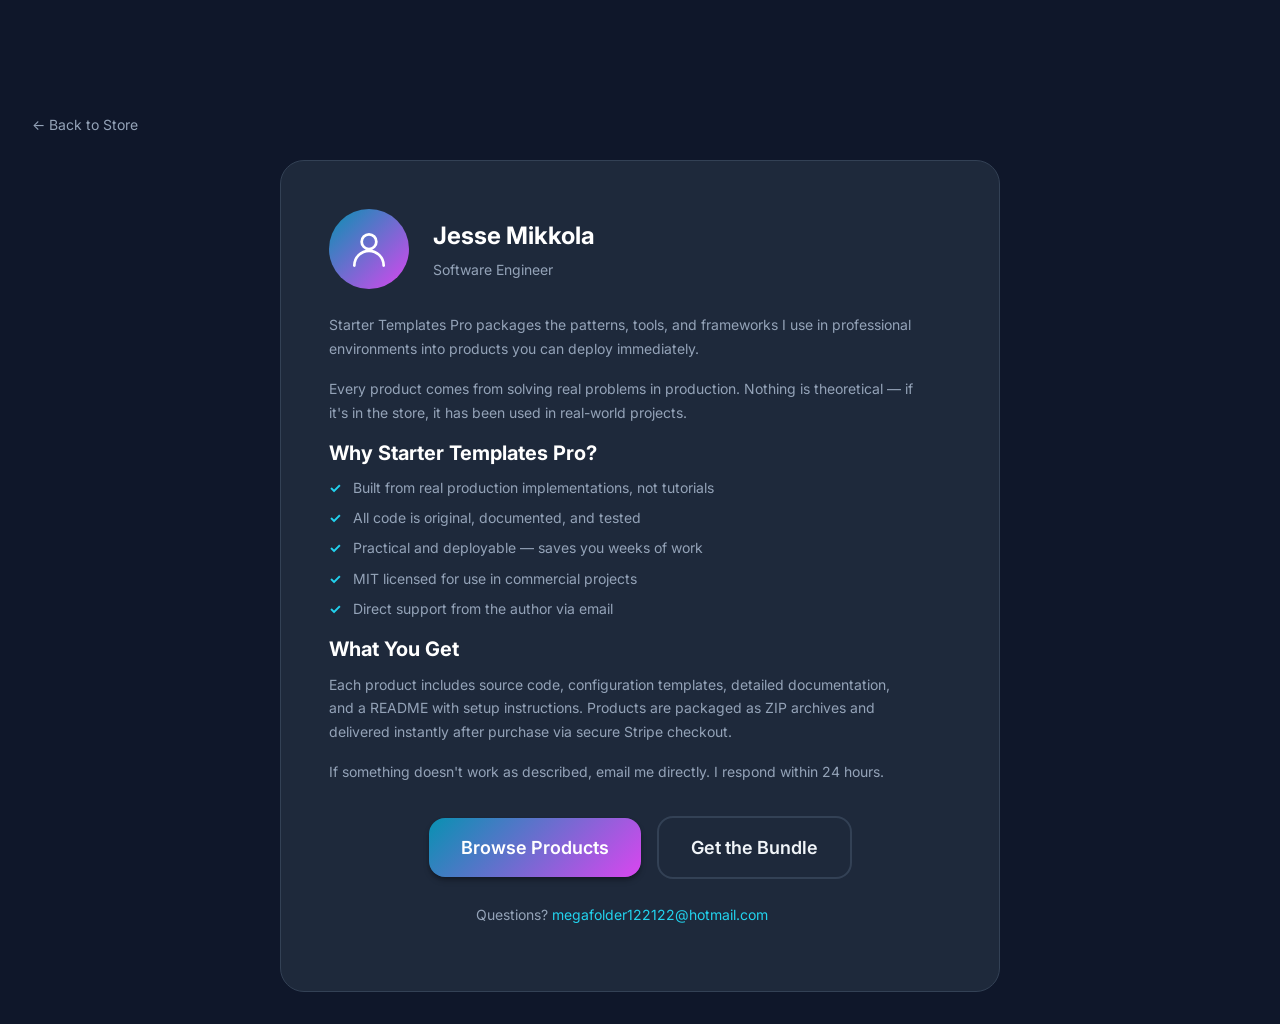
<file: about.html>
<!DOCTYPE html>
<html lang="en" data-theme="dark">
<head>
  <meta charset="UTF-8">
  <meta name="viewport" content="width=device-width, initial-scale=1.0">
  <meta name="robots" content="index, follow">
  <meta name="description" content="About Starter Templates Pro. 10 Premium Website Templates. Zero Dependencies. One Price..">
  <meta name="author" content="Jesse Mikkola">
  <meta name="theme-color" content="#0891b2">
  <link rel="canonical" href="https://inity13.github.io/web-templates-store/about.html">
  <title>About — Starter Templates Pro</title>
  <link rel="icon" type="image/svg+xml" href="favicon.svg">
  <link rel="stylesheet" href="style.css">
  <style>
    .about-page { padding-top: calc(var(--header-height) + var(--space-12)); }
    .about-card {
      background: var(--color-card);
      border: 1px solid var(--color-card-border);
      border-radius: var(--radius-2xl);
      padding: var(--space-8);
      max-width: 720px;
      margin: 0 auto var(--space-8);
    }
    @media (min-width: 640px) { .about-card { padding: var(--space-12); } }
    .author-header { display: flex; align-items: center; gap: var(--space-6); margin-bottom: var(--space-6); }
    .author-avatar {
      width: 80px; height: 80px; border-radius: 50%; flex-shrink: 0;
      background: var(--gradient-primary); display: flex; align-items: center; justify-content: center;
    }
    .author-avatar svg { width: 44px; height: 44px; stroke: white; fill: none; stroke-width: 1.5; stroke-linecap: round; stroke-linejoin: round; }
    .author-name { font-size: var(--text-2xl); font-weight: 700; color: var(--color-text-heading); margin-bottom: var(--space-1); }
    .author-role { font-size: var(--text-sm); color: var(--color-text-muted); }
    .about-card h2 { font-size: var(--text-xl); margin-bottom: var(--space-3); }
    .about-card p { margin-bottom: var(--space-4); font-size: var(--text-sm); line-height: 1.7; }
    .about-card ul { margin-bottom: var(--space-4); }
    .about-card li {
      display: flex; align-items: flex-start; gap: var(--space-3);
      font-size: var(--text-sm); color: var(--color-text-muted); margin-bottom: var(--space-2);
    }
    .about-card li .check { color: var(--color-accent); font-weight: 700; flex-shrink: 0; }
    .about-cta { text-align: center; margin-top: var(--space-8); }
    .contact-line { text-align: center; font-size: var(--text-sm); color: var(--color-text-muted); margin-top: var(--space-6); }
    .contact-line a { color: var(--color-primary-light); }
    .back-link { display: inline-block; margin-bottom: var(--space-6); font-size: var(--text-sm); color: var(--color-text-muted); }
    .back-link:hover { color: var(--color-text); }
  </style>
</head>
<body>
  <main class="about-page">
    <div class="container">
      <a href="index.html" class="back-link">&larr; Back to Store</a>
      <div class="about-card">
        <div class="author-header">
          <div class="author-avatar" aria-hidden="true">
            <svg viewBox="0 0 24 24"><circle cx="12" cy="8" r="4"/><path d="M20 21a8 8 0 0 0-16 0"/></svg>
          </div>
          <div>
            <div class="author-name">Jesse Mikkola</div>
            <div class="author-role">Software Engineer</div>
          </div>
        </div>

        <p>Starter Templates Pro packages the patterns, tools, and frameworks I use in professional environments into products you can deploy immediately.</p>

        <p>Every product comes from solving real problems in production. Nothing is theoretical — if it's in the store, it has been used in real-world projects.</p>

        <h2>Why Starter Templates Pro?</h2>
        <ul>
          <li><span class="check" aria-hidden="true">&#10003;</span> Built from real production implementations, not tutorials</li>
          <li><span class="check" aria-hidden="true">&#10003;</span> All code is original, documented, and tested</li>
          <li><span class="check" aria-hidden="true">&#10003;</span> Practical and deployable — saves you weeks of work</li>
          <li><span class="check" aria-hidden="true">&#10003;</span> MIT licensed for use in commercial projects</li>
          <li><span class="check" aria-hidden="true">&#10003;</span> Direct support from the author via email</li>
        </ul>

        <h2>What You Get</h2>
        <p>Each product includes source code, configuration templates, detailed documentation, and a README with setup instructions. Products are packaged as ZIP archives and delivered instantly after purchase via secure Stripe checkout.</p>

        <p>If something doesn't work as described, email me directly. I respond within 24 hours.</p>

        <div class="about-cta">
          <a href="index.html#products" class="btn btn-primary btn-lg">Browse Products</a>
          <a href="index.html#bundle" class="btn btn-secondary btn-lg" style="margin-left: var(--space-3);">Get the Bundle</a>
        </div>

        <p class="contact-line">
          Questions? <a href="mailto:megafolder122122@hotmail.com">megafolder122122@hotmail.com</a>
        </p>
      </div>
    </div>
  </main>
  <script src="script.js"></script>
<!-- analytics-start -->
<script>
(function(){
  try{
    fetch("https://ferovwapilhcpqozqinn.supabase.co/rest/v1/page_views",{
      method:"POST",
      headers:{"Content-Type":"application/json","apikey":"eyJhbGciOiJIUzI1NiIsInR5cCI6IkpXVCJ9.eyJpc3MiOiJzdXBhYmFzZSIsInJlZiI6ImZlcm92d2FwaWxoY3Bxb3pxaW5uIiwicm9sZSI6ImFub24iLCJpYXQiOjE3NzMwMTU3NTYsImV4cCI6MjA4ODU5MTc1Nn0.RhBBxPaAw5Fyzal5m3GY_sdxiIAp_RVJ_ki8CUgPnRY","Authorization":"Bearer eyJhbGciOiJIUzI1NiIsInR5cCI6IkpXVCJ9.eyJpc3MiOiJzdXBhYmFzZSIsInJlZiI6ImZlcm92d2FwaWxoY3Bxb3pxaW5uIiwicm9sZSI6ImFub24iLCJpYXQiOjE3NzMwMTU3NTYsImV4cCI6MjA4ODU5MTc1Nn0.RhBBxPaAw5Fyzal5m3GY_sdxiIAp_RVJ_ki8CUgPnRY","Prefer":"return=minimal"},
      body:JSON.stringify({store_name:"Starter Templates Pro",page_path:location.pathname,referrer:document.referrer||null,user_agent:navigator.userAgent}),
      keepalive:true
    }).catch(function(){});
  }catch(e){}
})();
</script>
<!-- analytics-end -->
</body>
</html>
</file>
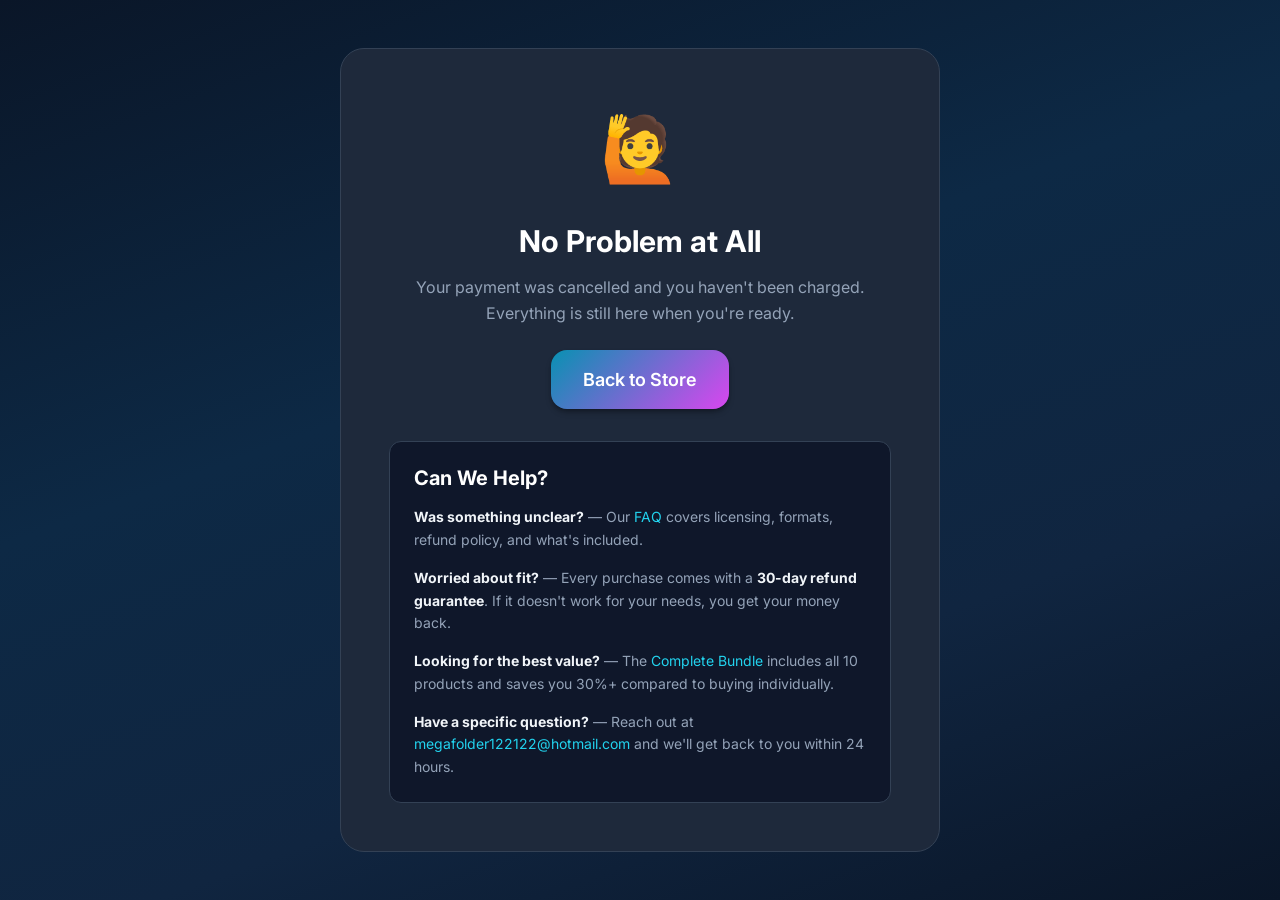
<file: cancel.html>
<!DOCTYPE html>
<html lang="en" data-theme="dark">
<head>
  <meta charset="UTF-8">
  <meta name="viewport" content="width=device-width, initial-scale=1.0">
  <meta name="robots" content="noindex, nofollow">
  <meta name="theme-color" content="#0891b2">
  <title>Payment Cancelled — Starter Templates Pro</title>
  <link rel="icon" type="image/svg+xml" href="favicon.svg">
  <link rel="stylesheet" href="style.css">
</head>
<body>
  <main class="status-page">
    <div class="status-card">
      <span class="status-icon" aria-hidden="true">&#128587;</span>
      <h1>No Problem at All</h1>
      <p>Your payment was cancelled and you haven't been charged. Everything is still here when you're ready.</p>

      <div class="status-actions">
        <a href="index.html" class="btn btn-primary btn-lg">Back to Store</a>
      </div>

      <div class="next-steps" style="margin-top: 2rem;">
        <h2>Can We Help?</h2>
        <ul style="list-style: none; padding: 0; text-align: left;">
          <li style="margin-bottom: 1rem;">
            <strong>Was something unclear?</strong> — Our <a href="index.html#faq">FAQ</a> covers licensing, formats, refund policy, and what's included.
          </li>
          <li style="margin-bottom: 1rem;">
            <strong>Worried about fit?</strong> — Every purchase comes with a <strong>30-day refund guarantee</strong>. If it doesn't work for your needs, you get your money back.
          </li>
          <li style="margin-bottom: 1rem;">
            <strong>Looking for the best value?</strong> — The <a href="index.html#bundle">Complete Bundle</a> includes all 10 products and saves you 30%+ compared to buying individually.
          </li>
          <li>
            <strong>Have a specific question?</strong> — Reach out at <a href="mailto:megafolder122122@hotmail.com">megafolder122122@hotmail.com</a> and we'll get back to you within 24 hours.
          </li>
        </ul>
      </div>
    </div>
  </main>
  <script src="script.js"></script>
<!-- analytics-start -->
<script>
(function(){
  try{
    fetch("https://ferovwapilhcpqozqinn.supabase.co/rest/v1/page_views",{
      method:"POST",
      headers:{"Content-Type":"application/json","apikey":"eyJhbGciOiJIUzI1NiIsInR5cCI6IkpXVCJ9.eyJpc3MiOiJzdXBhYmFzZSIsInJlZiI6ImZlcm92d2FwaWxoY3Bxb3pxaW5uIiwicm9sZSI6ImFub24iLCJpYXQiOjE3NzMwMTU3NTYsImV4cCI6MjA4ODU5MTc1Nn0.RhBBxPaAw5Fyzal5m3GY_sdxiIAp_RVJ_ki8CUgPnRY","Authorization":"Bearer eyJhbGciOiJIUzI1NiIsInR5cCI6IkpXVCJ9.eyJpc3MiOiJzdXBhYmFzZSIsInJlZiI6ImZlcm92d2FwaWxoY3Bxb3pxaW5uIiwicm9sZSI6ImFub24iLCJpYXQiOjE3NzMwMTU3NTYsImV4cCI6MjA4ODU5MTc1Nn0.RhBBxPaAw5Fyzal5m3GY_sdxiIAp_RVJ_ki8CUgPnRY","Prefer":"return=minimal"},
      body:JSON.stringify({store_name:"Starter Templates Pro",page_path:location.pathname,referrer:document.referrer||null,user_agent:navigator.userAgent}),
      keepalive:true
    }).catch(function(){});
  }catch(e){}
})();
</script>
<!-- analytics-end -->
</body>
</html>
</file>
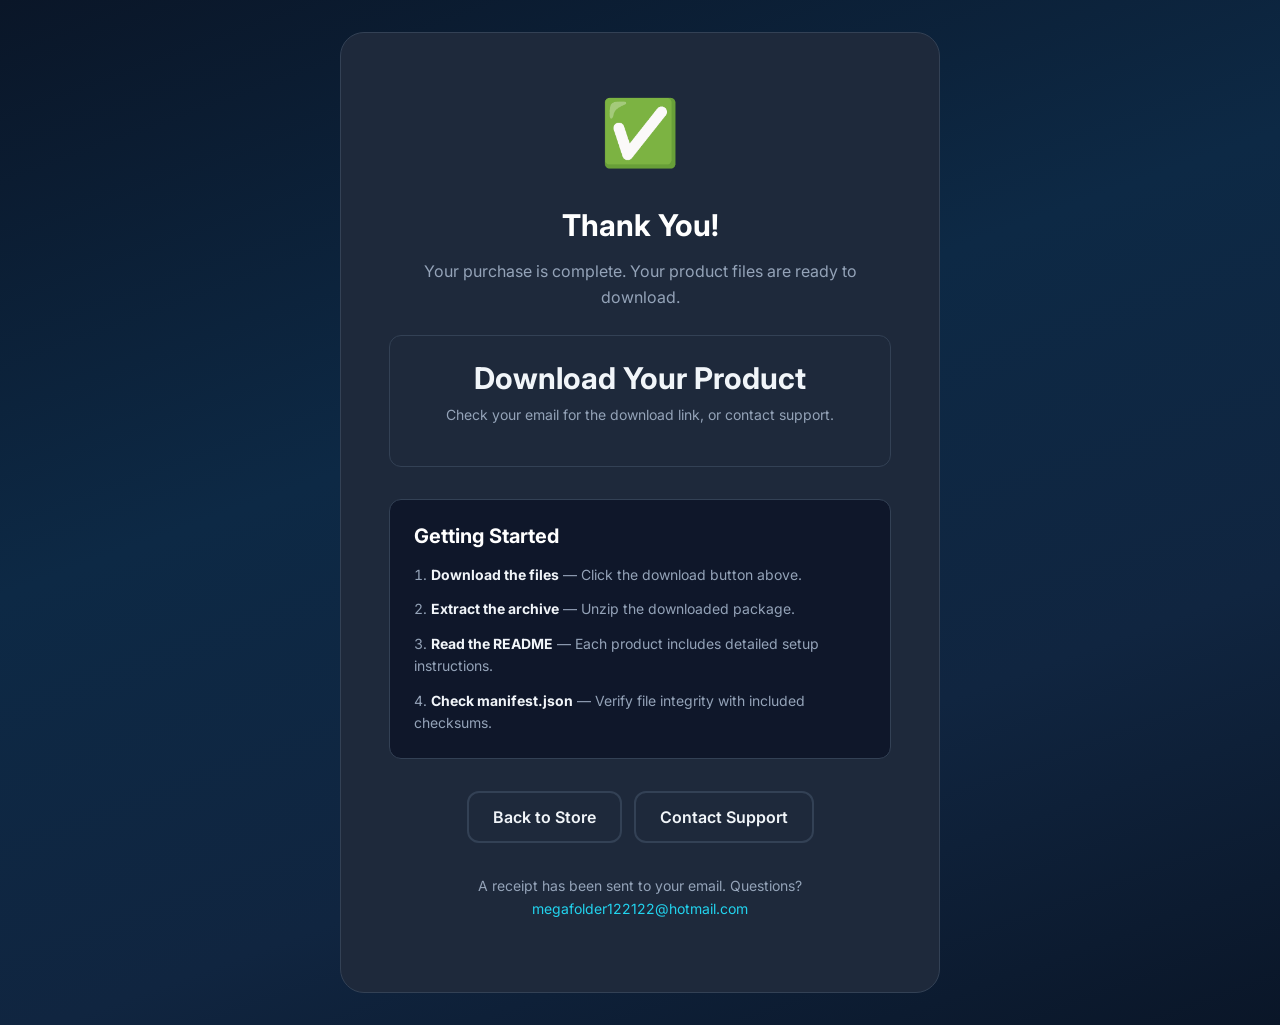
<file: success.html>
<!DOCTYPE html>
<html lang="en" data-theme="dark">
<head>
  <meta charset="UTF-8">
  <meta name="viewport" content="width=device-width, initial-scale=1.0">
  <meta name="robots" content="noindex, nofollow">
  <meta name="theme-color" content="#0891b2">
  <title>Purchase Complete — Starter Templates Pro</title>
  <link rel="icon" type="image/svg+xml" href="favicon.svg">
  <link rel="stylesheet" href="style.css">
  <style>
    .download-card {
      background: var(--color-card-bg, #1e293b);
      border: 1px solid var(--color-border, #334155);
      border-radius: 12px;
      padding: 1.5rem;
      margin: 1.5rem 0;
      text-align: center;
    }
    .download-card h3 { margin: 0 0 0.5rem 0; color: var(--color-text, #f8fafc); }
    .download-card p { margin: 0 0 1rem 0; color: var(--color-text-muted, #94a3b8); font-size: 0.875rem; }
    .download-grid {
      display: grid;
      grid-template-columns: repeat(auto-fit, minmax(280px, 1fr));
      gap: 1rem;
      margin: 1.5rem 0;
    }
  </style>
</head>
<body>
  <main class="status-page">
    <div class="status-card">
      <span class="status-icon" aria-hidden="true">&#9989;</span>
      <h1>Thank You!</h1>
      <p>Your purchase is complete. Your product files are ready to download.</p>

      <div id="download-section"></div>

      <div class="next-steps">
        <h2>Getting Started</h2>
        <ol>
          <li><strong>Download the files</strong> — Click the download button above.</li>
          <li><strong>Extract the archive</strong> — Unzip the downloaded package.</li>
          <li><strong>Read the README</strong> — Each product includes detailed setup instructions.</li>
          <li><strong>Check manifest.json</strong> — Verify file integrity with included checksums.</li>
        </ol>
      </div>

      <div class="status-actions" style="margin-top: 2rem;">
        <a href="index.html" class="btn btn-secondary">Back to Store</a>
        <a href="mailto:megafolder122122@hotmail.com" class="btn btn-secondary">Contact Support</a>
      </div>

      <p style="margin-top: 2rem; font-size: 0.875rem; color: var(--color-text-muted);">
        A receipt has been sent to your email. Questions? <a href="mailto:megafolder122122@hotmail.com">megafolder122122@hotmail.com</a>
      </p>
    </div>
  </main>

  <script>
    (function() {
      var BASE = 'https://github.com/inity13/web-templates-store/releases/download/v1.0.0/';
      var products = {
        'portfolio-template': { name: 'Portfolio Template', file: 'portfolio-template.zip', desc: 'Professional portfolio website template with responsive design, dark mode, and s...' },
        'landing-page-template': { name: 'Landing Page Template', file: 'landing-page-template.zip', desc: 'High-converting landing page template with hero section, testimonials, and CTA o...' },
        'business-template': { name: 'Business Template', file: 'business-template.zip', desc: 'Corporate business website template with services, team, and contact sections....' },
        'restaurant-template': { name: 'Restaurant Template', file: 'restaurant-template.zip', desc: 'Restaurant & food service template with menu showcase, reservations, and gallery...' },
        'coming-soon-template': { name: 'Coming Soon Template', file: 'coming-soon-template.zip', desc: 'Pre-launch coming soon page with countdown timer, email signup, and social links...' },
        'blog-template': { name: 'Blog Template', file: 'blog-template.zip', desc: 'Modern blog template with dark mode, categories, search, and responsive layout....' },
        'ecommerce-template': { name: 'E-Commerce Template', file: 'ecommerce-template.zip', desc: 'E-commerce product showcase template with cart UI, product grid, and checkout fl...' },
        'photography-template': { name: 'Photography Template', file: 'photography-template.zip', desc: 'Photography portfolio template with lightbox gallery, lazy loading, and fullscre...' },
        'agency-template': { name: 'Agency Template', file: 'agency-template.zip', desc: 'Creative agency template with portfolio showcase, case studies, and team section...' },
        'event-template': { name: 'Event Template', file: 'event-template.zip', desc: 'Event & conference template with schedule, speakers, venue info, and ticket inte...' },
        'web-templates-complete-bundle': { name: 'Starter Templates Bundle', file: 'web-templates-complete-bundle.zip', desc: 'All 10 premium website templates. Pure HTML/CSS/JS, no dependencies....' }
      };

      var params = new URLSearchParams(window.location.search);
      var productSlug = params.get('product');
      var section = document.getElementById('download-section');

      if (productSlug && products[productSlug]) {
        var p = products[productSlug];
        section.innerHTML = '<div class="download-card">' +
          '<h3>' + p.name + '</h3>' +
          '<p>' + p.desc + '</p>' +
          '<a href="' + BASE + p.file + '" class="btn btn-primary btn-lg" download>Download ' + p.file + '</a>' +
          '</div>';
      } else {
        section.innerHTML = '<div class="download-card">' +
          '<h3>Download Your Product</h3>' +
          '<p>Check your email for the download link, or contact support.</p>' +
          '</div>';
      }
    })();
  </script>
<!-- analytics-start -->
<script>
(function(){
  try{
    fetch("https://ferovwapilhcpqozqinn.supabase.co/rest/v1/page_views",{
      method:"POST",
      headers:{"Content-Type":"application/json","apikey":"eyJhbGciOiJIUzI1NiIsInR5cCI6IkpXVCJ9.eyJpc3MiOiJzdXBhYmFzZSIsInJlZiI6ImZlcm92d2FwaWxoY3Bxb3pxaW5uIiwicm9sZSI6ImFub24iLCJpYXQiOjE3NzMwMTU3NTYsImV4cCI6MjA4ODU5MTc1Nn0.RhBBxPaAw5Fyzal5m3GY_sdxiIAp_RVJ_ki8CUgPnRY","Authorization":"Bearer eyJhbGciOiJIUzI1NiIsInR5cCI6IkpXVCJ9.eyJpc3MiOiJzdXBhYmFzZSIsInJlZiI6ImZlcm92d2FwaWxoY3Bxb3pxaW5uIiwicm9sZSI6ImFub24iLCJpYXQiOjE3NzMwMTU3NTYsImV4cCI6MjA4ODU5MTc1Nn0.RhBBxPaAw5Fyzal5m3GY_sdxiIAp_RVJ_ki8CUgPnRY","Prefer":"return=minimal"},
      body:JSON.stringify({store_name:"Starter Templates Pro",page_path:location.pathname,referrer:document.referrer||null,user_agent:navigator.userAgent}),
      keepalive:true
    }).catch(function(){});
  }catch(e){}
})();
</script>
<!-- analytics-end -->
</body>
</html>
</file>
<file: style.css>
/* ==========================================================================
   Starter Templates Pro — Design System & Storefront Styles
   Theme: Data Engineering (deep blues, teals, data-visualization greens)
   ========================================================================== */

/* --- Google Fonts --- */
@import url('https://fonts.googleapis.com/css2?family=Inter:wght@400;500;600;700;800&family=JetBrains+Mono:wght@400;500;600&display=swap');

/* --- CSS Custom Properties (Dark Mode Default) --- */
:root {
  /* Brand Colors */
  --color-primary: #0891b2;
  --color-primary-light: #22d3ee;
  --color-primary-dark: #0e7490;
  --color-secondary: #d946ef;
  --color-secondary-light: #e879f9;
  --color-accent: #22d3ee;
  --color-accent-light: #67e8f9;

  /* Surfaces */
  --color-bg: #0f172a;
  --color-bg-alt: #0b1120;
  --color-card: #1e293b;
  --color-card-hover: #253449;
  --color-card-border: #334155;
  --color-surface: #162032;

  /* Text */
  --color-text: #f1f5f9;
  --color-text-muted: #94a3b8;
  --color-text-heading: #ffffff;
  --color-text-inverse: #0f172a;

  /* Status / Accent */
  --color-success: #10b981;
  --color-warning: #f59e0b;
  --color-danger: #ef4444;
  --color-crypto: #f7931a;

  /* Gradients */
  --gradient-primary: linear-gradient(135deg, var(--color-primary) 0%, var(--color-secondary) 100%);
  --gradient-accent: linear-gradient(135deg, var(--color-accent) 0%, var(--color-primary) 100%);
  --gradient-hero: linear-gradient(160deg, #0a1628 0%, #0d2945 40%, #102540 70%, #0a1628 100%);
  --gradient-bundle: linear-gradient(135deg, #6366f1 0%, #4f46e5 50%, #7c3aed 100%);

  /* Typography */
  --font-body: 'Inter', -apple-system, BlinkMacSystemFont, 'Segoe UI', sans-serif;
  --font-mono: 'JetBrains Mono', 'Fira Code', 'Cascadia Code', monospace;

  --text-xs: 0.75rem;
  --text-sm: 0.875rem;
  --text-base: 1rem;
  --text-lg: 1.125rem;
  --text-xl: 1.25rem;
  --text-2xl: 1.5rem;
  --text-3xl: 1.875rem;
  --text-4xl: 2.25rem;
  --text-5xl: 3rem;
  --text-6xl: 3.75rem;

  /* Spacing */
  --space-1: 0.25rem;
  --space-2: 0.5rem;
  --space-3: 0.75rem;
  --space-4: 1rem;
  --space-5: 1.25rem;
  --space-6: 1.5rem;
  --space-8: 2rem;
  --space-10: 2.5rem;
  --space-12: 3rem;
  --space-16: 4rem;
  --space-20: 5rem;
  --space-24: 6rem;

  /* Border Radius */
  --radius-sm: 0.375rem;
  --radius-md: 0.5rem;
  --radius-lg: 0.75rem;
  --radius-xl: 1rem;
  --radius-2xl: 1.5rem;
  --radius-full: 9999px;

  /* Shadows */
  --shadow-sm: 0 1px 2px 0 rgba(0, 0, 0, 0.3);
  --shadow-md: 0 4px 6px -1px rgba(0, 0, 0, 0.3), 0 2px 4px -2px rgba(0, 0, 0, 0.3);
  --shadow-lg: 0 10px 15px -3px rgba(0, 0, 0, 0.3), 0 4px 6px -4px rgba(0, 0, 0, 0.3);
  --shadow-xl: 0 20px 25px -5px rgba(0, 0, 0, 0.4), 0 8px 10px -6px rgba(0, 0, 0, 0.4);
  --shadow-glow-primary: 0 0 20px rgba(15, 118, 110, 0.3);
  --shadow-glow-accent: 0 0 20px rgba(16, 185, 129, 0.3);

  /* Transitions */
  --transition-fast: 150ms ease;
  --transition-base: 250ms ease;
  --transition-slow: 400ms ease;

  /* Layout */
  --container-max: 1280px;
  --header-height: 4rem;
}

/* --- Light Mode --- */
[data-theme="light"] {
  --color-bg: #f8fafc;
  --color-bg-alt: #f1f5f9;
  --color-card: #ffffff;
  --color-card-hover: #f8fafc;
  --color-card-border: #e2e8f0;
  --color-surface: #ffffff;
  --color-text: #1e293b;
  --color-text-muted: #64748b;
  --color-text-heading: #0f172a;
  --color-text-inverse: #f1f5f9;
  --gradient-hero: linear-gradient(160deg, #f8fafc 0%, #e0f2fe 40%, #ccfbf1 70%, #f8fafc 100%);
  --shadow-sm: 0 1px 2px 0 rgba(0, 0, 0, 0.05);
  --shadow-md: 0 4px 6px -1px rgba(0, 0, 0, 0.07), 0 2px 4px -2px rgba(0, 0, 0, 0.07);
  --shadow-lg: 0 10px 15px -3px rgba(0, 0, 0, 0.08), 0 4px 6px -4px rgba(0, 0, 0, 0.08);
  --shadow-xl: 0 20px 25px -5px rgba(0, 0, 0, 0.1), 0 8px 10px -6px rgba(0, 0, 0, 0.1);
  --shadow-glow-primary: 0 0 20px rgba(15, 118, 110, 0.15);
  --shadow-glow-accent: 0 0 20px rgba(16, 185, 129, 0.15);
}

/* --- Reset & Base --- */
*,
*::before,
*::after {
  box-sizing: border-box;
  margin: 0;
  padding: 0;
}

html {
  scroll-behavior: smooth;
  -webkit-text-size-adjust: 100%;
  font-size: 16px;
}

body {
  font-family: var(--font-body);
  background-color: var(--color-bg);
  color: var(--color-text);
  line-height: 1.6;
  -webkit-font-smoothing: antialiased;
  -moz-osx-font-smoothing: grayscale;
  overflow-x: hidden;
}

img {
  max-width: 100%;
  height: auto;
  display: block;
}

a {
  color: var(--color-primary-light);
  text-decoration: none;
  transition: color var(--transition-fast);
}

a:hover {
  color: var(--color-accent);
}

a:focus-visible {
  outline: 2px solid var(--color-accent);
  outline-offset: 2px;
  border-radius: var(--radius-sm);
}

ul, ol {
  list-style: none;
}

/* --- Typography --- */
h1, h2, h3, h4, h5, h6 {
  color: var(--color-text-heading);
  font-weight: 700;
  line-height: 1.2;
}

h1 { font-size: var(--text-4xl); }
h2 { font-size: var(--text-3xl); }
h3 { font-size: var(--text-2xl); }
h4 { font-size: var(--text-xl); }

@media (min-width: 768px) {
  h1 { font-size: var(--text-5xl); }
  h2 { font-size: var(--text-4xl); }
  h3 { font-size: var(--text-3xl); }
}

@media (min-width: 1024px) {
  h1 { font-size: var(--text-6xl); }
}

p {
  color: var(--color-text-muted);
  max-width: 65ch;
}

code, pre {
  font-family: var(--font-mono);
}

/* --- Layout --- */
.container {
  width: 100%;
  max-width: var(--container-max);
  margin: 0 auto;
  padding: 0 var(--space-4);
}

@media (min-width: 640px) {
  .container { padding: 0 var(--space-6); }
}

@media (min-width: 1024px) {
  .container { padding: 0 var(--space-8); }
}

.section {
  padding: var(--space-16) 0;
}

@media (min-width: 768px) {
  .section { padding: var(--space-20) 0; }
}

@media (min-width: 1024px) {
  .section { padding: var(--space-24) 0; }
}

.section-header {
  text-align: center;
  margin-bottom: var(--space-12);
}

.section-header h2 {
  margin-bottom: var(--space-4);
}

.section-header p {
  margin: 0 auto;
  font-size: var(--text-lg);
}

.section-label {
  display: inline-block;
  font-size: var(--text-sm);
  font-weight: 600;
  text-transform: uppercase;
  letter-spacing: 0.1em;
  color: var(--color-accent);
  margin-bottom: var(--space-3);
}

/* --- Skip Link (Accessibility) --- */
.skip-link {
  position: absolute;
  top: -100%;
  left: var(--space-4);
  padding: var(--space-2) var(--space-4);
  background: var(--color-accent);
  color: var(--color-text-inverse);
  border-radius: var(--radius-md);
  font-weight: 600;
  z-index: 1000;
  transition: top var(--transition-fast);
}

.skip-link:focus {
  top: var(--space-4);
}

/* ==========================================================================
   Header / Navigation
   ========================================================================== */
.site-header {
  position: fixed;
  top: 0;
  left: 0;
  right: 0;
  z-index: 100;
  height: var(--header-height);
  backdrop-filter: blur(12px);
  -webkit-backdrop-filter: blur(12px);
  background-color: rgba(15, 23, 42, 0.85);
  border-bottom: 1px solid rgba(51, 65, 85, 0.5);
  transition: background-color var(--transition-base);
}

[data-theme="light"] .site-header {
  background-color: rgba(248, 250, 252, 0.9);
  border-bottom-color: rgba(226, 232, 240, 0.8);
}

.header-inner {
  display: flex;
  align-items: center;
  justify-content: space-between;
  height: 100%;
}

.logo {
  display: flex;
  align-items: center;
  gap: var(--space-2);
  font-weight: 800;
  font-size: var(--text-xl);
  color: var(--color-text-heading);
}

.logo-icon {
  width: 2rem;
  height: 2rem;
  background: var(--gradient-primary);
  border-radius: var(--radius-md);
  display: flex;
  align-items: center;
  justify-content: center;
  font-size: var(--text-sm);
  color: white;
}

.nav-desktop {
  display: none;
  align-items: center;
  gap: var(--space-6);
}

@media (min-width: 768px) {
  .nav-desktop { display: flex; }
}

.nav-desktop a {
  font-size: var(--text-sm);
  font-weight: 500;
  color: var(--color-text-muted);
  transition: color var(--transition-fast);
}

.nav-desktop a:hover {
  color: var(--color-text);
}

.header-actions {
  display: flex;
  align-items: center;
  gap: var(--space-3);
}

/* Theme Toggle */
.theme-toggle {
  background: none;
  border: 1px solid var(--color-card-border);
  border-radius: var(--radius-md);
  padding: var(--space-2);
  cursor: pointer;
  color: var(--color-text-muted);
  display: flex;
  align-items: center;
  justify-content: center;
  width: 2.25rem;
  height: 2.25rem;
  transition: all var(--transition-fast);
}

.theme-toggle:hover {
  color: var(--color-text);
  border-color: var(--color-text-muted);
}

.theme-toggle:focus-visible {
  outline: 2px solid var(--color-accent);
  outline-offset: 2px;
}

.theme-toggle .icon-sun,
[data-theme="light"] .theme-toggle .icon-moon {
  display: none;
}

[data-theme="light"] .theme-toggle .icon-sun {
  display: block;
}

/* Mobile menu button */
.mobile-menu-btn {
  display: flex;
  background: none;
  border: none;
  color: var(--color-text);
  cursor: pointer;
  padding: var(--space-2);
}

@media (min-width: 768px) {
  .mobile-menu-btn { display: none; }
}

.mobile-menu-btn svg {
  width: 1.5rem;
  height: 1.5rem;
}

/* Mobile Navigation */
.nav-mobile {
  display: none;
  position: fixed;
  top: var(--header-height);
  left: 0;
  right: 0;
  bottom: 0;
  background-color: var(--color-bg);
  padding: var(--space-6);
  z-index: 99;
  flex-direction: column;
  gap: var(--space-4);
}

.nav-mobile.active {
  display: flex;
}

.nav-mobile a {
  font-size: var(--text-lg);
  font-weight: 500;
  color: var(--color-text-muted);
  padding: var(--space-3) 0;
  border-bottom: 1px solid var(--color-card-border);
}

.nav-mobile a:hover {
  color: var(--color-text);
}

/* ==========================================================================
   Buttons
   ========================================================================== */
.btn {
  display: inline-flex;
  align-items: center;
  justify-content: center;
  gap: var(--space-2);
  padding: var(--space-3) var(--space-6);
  font-family: var(--font-body);
  font-size: var(--text-base);
  font-weight: 600;
  border-radius: var(--radius-lg);
  border: none;
  cursor: pointer;
  text-decoration: none;
  transition: all var(--transition-base);
  white-space: nowrap;
  line-height: 1.5;
}

.btn:focus-visible {
  outline: 2px solid var(--color-accent);
  outline-offset: 2px;
}

.btn-lg {
  padding: var(--space-4) var(--space-8);
  font-size: var(--text-lg);
  border-radius: var(--radius-xl);
}

.btn-sm {
  padding: var(--space-2) var(--space-4);
  font-size: var(--text-sm);
}

/* Primary Button — Gradient */
.btn-primary {
  background: var(--gradient-primary);
  color: #ffffff;
  box-shadow: var(--shadow-md), 0 0 0 0 rgba(15, 118, 110, 0);
}

.btn-primary:hover {
  transform: translateY(-1px);
  box-shadow: var(--shadow-lg), var(--shadow-glow-primary);
  color: #ffffff;
}

.btn-primary:active {
  transform: translateY(0);
}

/* Secondary Button — Outline */
.btn-secondary {
  background: transparent;
  color: var(--color-text);
  border: 2px solid var(--color-card-border);
}

.btn-secondary:hover {
  border-color: var(--color-primary-light);
  color: var(--color-primary-light);
  background: rgba(15, 118, 110, 0.08);
}

/* Accent Button */
.btn-accent {
  background: var(--gradient-accent);
  color: #ffffff;
  box-shadow: var(--shadow-md);
}

.btn-accent:hover {
  transform: translateY(-1px);
  box-shadow: var(--shadow-lg), var(--shadow-glow-accent);
  color: #ffffff;
}

/* Crypto Button */
.btn-crypto {
  background: transparent;
  color: var(--color-crypto);
  border: 2px solid var(--color-crypto);
}

.btn-crypto:hover {
  background: rgba(247, 147, 26, 0.1);
  box-shadow: 0 0 20px rgba(247, 147, 26, 0.2);
}

/* Bundle Button — Special */
.btn-bundle {
  background: var(--gradient-bundle);
  color: #ffffff;
  font-size: var(--text-lg);
  padding: var(--space-4) var(--space-10);
  box-shadow: var(--shadow-lg);
}

.btn-bundle:hover {
  transform: translateY(-2px);
  box-shadow: var(--shadow-xl), 0 0 30px rgba(99, 102, 241, 0.4);
  color: #ffffff;
}

/* ==========================================================================
   Hero Section
   ========================================================================== */
.hero {
  position: relative;
  min-height: 100vh;
  display: flex;
  align-items: center;
  background: var(--gradient-hero);
  padding-top: calc(var(--header-height) + var(--space-8));
  overflow: hidden;
}

.hero::before {
  content: '';
  position: absolute;
  top: 0;
  left: 0;
  right: 0;
  bottom: 0;
  background:
    radial-gradient(ellipse 600px 400px at 20% 50%, rgba(15, 118, 110, 0.12) 0%, transparent 70%),
    radial-gradient(ellipse 500px 300px at 80% 30%, rgba(30, 64, 175, 0.1) 0%, transparent 70%);
  pointer-events: none;
}

/* Animated grid lines background */
.hero-grid {
  position: absolute;
  inset: 0;
  background-image:
    linear-gradient(rgba(15, 118, 110, 0.05) 1px, transparent 1px),
    linear-gradient(90deg, rgba(15, 118, 110, 0.05) 1px, transparent 1px);
  background-size: 60px 60px;
  pointer-events: none;
  mask-image: radial-gradient(ellipse 80% 60% at 50% 50%, black, transparent);
  -webkit-mask-image: radial-gradient(ellipse 80% 60% at 50% 50%, black, transparent);
}

[data-theme="light"] .hero-grid {
  background-image:
    linear-gradient(rgba(15, 118, 110, 0.08) 1px, transparent 1px),
    linear-gradient(90deg, rgba(15, 118, 110, 0.08) 1px, transparent 1px);
}

.hero-content {
  position: relative;
  z-index: 1;
  text-align: center;
  max-width: 800px;
  margin: 0 auto;
}

.hero-badge {
  display: inline-flex;
  align-items: center;
  gap: var(--space-2);
  padding: var(--space-2) var(--space-4);
  background: rgba(16, 185, 129, 0.1);
  border: 1px solid rgba(16, 185, 129, 0.2);
  border-radius: var(--radius-full);
  font-size: var(--text-sm);
  font-weight: 500;
  color: var(--color-accent);
  margin-bottom: var(--space-6);
}

.hero-badge .pulse-dot {
  width: 8px;
  height: 8px;
  background: var(--color-accent);
  border-radius: 50%;
  animation: pulse 2s ease-in-out infinite;
}

@keyframes pulse {
  0%, 100% { opacity: 1; transform: scale(1); }
  50% { opacity: 0.5; transform: scale(1.5); }
}

.hero h1 {
  margin-bottom: var(--space-6);
  letter-spacing: -0.02em;
}

.hero h1 .gradient-text {
  background: var(--gradient-accent);
  -webkit-background-clip: text;
  background-clip: text;
  -webkit-text-fill-color: transparent;
}

.hero-subtitle {
  font-size: var(--text-lg);
  color: var(--color-text-muted);
  margin-bottom: var(--space-8);
  max-width: 600px;
  margin-left: auto;
  margin-right: auto;
}

@media (min-width: 768px) {
  .hero-subtitle { font-size: var(--text-xl); }
}

.hero-actions {
  display: flex;
  flex-wrap: wrap;
  gap: var(--space-4);
  justify-content: center;
  margin-bottom: var(--space-10);
}

/* Trust Indicators */
.trust-indicators {
  display: flex;
  flex-wrap: wrap;
  justify-content: center;
  gap: var(--space-6);
  padding-top: var(--space-8);
  border-top: 1px solid rgba(51, 65, 85, 0.3);
}

.trust-item {
  display: flex;
  align-items: center;
  gap: var(--space-2);
  font-size: var(--text-sm);
  color: var(--color-text-muted);
}

.trust-item .trust-icon {
  color: var(--color-accent);
  font-size: var(--text-lg);
}

.trust-item .counter {
  font-weight: 700;
  color: var(--color-text);
}

/* ==========================================================================
   Problem / Solution Section
   ========================================================================== */
.problems-section {
  background: var(--color-bg-alt);
}

.problems-grid {
  display: grid;
  grid-template-columns: 1fr;
  gap: var(--space-6);
}

@media (min-width: 768px) {
  .problems-grid { grid-template-columns: repeat(3, 1fr); }
}

.problem-card {
  background: var(--color-card);
  border: 1px solid var(--color-card-border);
  border-radius: var(--radius-xl);
  padding: var(--space-6);
  text-align: center;
  transition: all var(--transition-base);
}

.problem-card:hover {
  border-color: var(--color-primary);
  box-shadow: var(--shadow-glow-primary);
}

.problem-icon {
  font-size: var(--text-3xl);
  margin-bottom: var(--space-4);
  display: block;
}

.problem-card h3 {
  font-size: var(--text-lg);
  margin-bottom: var(--space-3);
}

.problem-card p {
  font-size: var(--text-sm);
  margin: 0 auto;
}

.problem-card .solution {
  margin-top: var(--space-4);
  padding-top: var(--space-4);
  border-top: 1px solid var(--color-card-border);
  font-size: var(--text-sm);
  font-weight: 600;
  color: var(--color-accent);
}

/* ==========================================================================
   Product Cards / Grid
   ========================================================================== */
.products-grid {
  display: grid;
  grid-template-columns: 1fr;
  gap: var(--space-6);
}

@media (min-width: 640px) {
  .products-grid { grid-template-columns: repeat(2, 1fr); }
}

@media (min-width: 1024px) {
  .products-grid { grid-template-columns: repeat(3, 1fr); }
}

.product-card {
  position: relative;
  background: var(--color-card);
  border: 1px solid var(--color-card-border);
  border-radius: var(--radius-xl);
  padding: var(--space-6);
  display: flex;
  flex-direction: column;
  transition: all var(--transition-base);
  overflow: hidden;
}

.product-card::before {
  content: '';
  position: absolute;
  top: 0;
  left: 0;
  right: 0;
  height: 3px;
  background: var(--card-gradient, var(--gradient-primary));
  opacity: 0;
  transition: opacity var(--transition-base);
}

.product-card:hover {
  transform: translateY(-4px);
  border-color: transparent;
  box-shadow: var(--shadow-xl), var(--shadow-glow-primary);
}

.product-card:hover::before {
  opacity: 1;
}

.product-card-icon {
  font-size: var(--text-3xl);
  margin-bottom: var(--space-4);
  display: inline-block;
}

.product-card h3 {
  font-size: var(--text-xl);
  margin-bottom: var(--space-2);
}

.product-card .tagline {
  font-size: var(--text-sm);
  color: var(--color-text-muted);
  margin-bottom: var(--space-4);
  flex-grow: 1;
}

.product-card .tech-tags {
  display: flex;
  flex-wrap: wrap;
  gap: var(--space-2);
  margin-bottom: var(--space-4);
}

.tech-tag {
  font-size: var(--text-xs);
  font-weight: 500;
  padding: var(--space-1) var(--space-2);
  background: rgba(15, 118, 110, 0.1);
  color: var(--color-primary-light);
  border-radius: var(--radius-sm);
  font-family: var(--font-mono);
}

.product-card .price-row {
  display: flex;
  align-items: center;
  justify-content: space-between;
  margin-top: auto;
  padding-top: var(--space-4);
  border-top: 1px solid var(--color-card-border);
}

.price {
  font-size: var(--text-2xl);
  font-weight: 800;
  color: var(--color-text-heading);
}

.price .currency {
  font-size: var(--text-sm);
  font-weight: 500;
  color: var(--color-text-muted);
  vertical-align: super;
}

.product-trust-line {
  margin-top: var(--space-3);
  font-size: 0.75rem;
  color: var(--color-text-muted);
  text-align: center;
  letter-spacing: 0.01em;
}

/* ==========================================================================
   Featured Product Section
   ========================================================================== */
.featured-section {
  background: var(--color-bg-alt);
}

.featured-product {
  display: grid;
  grid-template-columns: 1fr;
  gap: var(--space-8);
  background: var(--color-card);
  border: 1px solid var(--color-card-border);
  border-radius: var(--radius-2xl);
  padding: var(--space-8);
  overflow: hidden;
}

@media (min-width: 1024px) {
  .featured-product {
    grid-template-columns: 1fr 1fr;
    padding: var(--space-12);
  }
}

.featured-info {
  display: flex;
  flex-direction: column;
}

.featured-badge {
  display: inline-flex;
  align-items: center;
  gap: var(--space-2);
  width: fit-content;
  padding: var(--space-1) var(--space-3);
  background: rgba(249, 115, 22, 0.15);
  color: #f97316;
  font-size: var(--text-xs);
  font-weight: 700;
  text-transform: uppercase;
  letter-spacing: 0.1em;
  border-radius: var(--radius-full);
  margin-bottom: var(--space-4);
}

.featured-info h3 {
  font-size: var(--text-3xl);
  margin-bottom: var(--space-2);
}

.featured-info .tagline {
  font-size: var(--text-lg);
  color: var(--color-text-muted);
  margin-bottom: var(--space-6);
}

.feature-list {
  display: flex;
  flex-direction: column;
  gap: var(--space-3);
  margin-bottom: var(--space-6);
}

.feature-list li {
  display: flex;
  align-items: flex-start;
  gap: var(--space-3);
  font-size: var(--text-sm);
  color: var(--color-text-muted);
}

.feature-list li .check {
  color: var(--color-accent);
  font-weight: 700;
  flex-shrink: 0;
  margin-top: 2px;
}

.featured-actions {
  display: flex;
  flex-wrap: wrap;
  gap: var(--space-3);
  align-items: center;
  margin-top: auto;
}

.featured-price {
  font-size: var(--text-3xl);
  font-weight: 800;
  color: var(--color-text-heading);
  margin-right: var(--space-4);
}

/* Code Snippet Preview */
.featured-code {
  display: flex;
  flex-direction: column;
}

.code-tabs {
  display: flex;
  gap: 0;
  border-bottom: 1px solid var(--color-card-border);
  margin-bottom: 0;
}

.code-tab {
  padding: var(--space-2) var(--space-4);
  font-family: var(--font-mono);
  font-size: var(--text-xs);
  font-weight: 500;
  color: var(--color-text-muted);
  background: none;
  border: none;
  cursor: pointer;
  border-bottom: 2px solid transparent;
  transition: all var(--transition-fast);
}

.code-tab:hover {
  color: var(--color-text);
}

.code-tab.active {
  color: var(--color-accent);
  border-bottom-color: var(--color-accent);
}

.code-panel {
  display: none;
  flex: 1;
}

.code-panel.active {
  display: block;
}

.code-block {
  position: relative;
  background: var(--color-bg);
  border: 1px solid var(--color-card-border);
  border-radius: 0 0 var(--radius-lg) var(--radius-lg);
  overflow: hidden;
}

.code-block-header {
  display: flex;
  align-items: center;
  justify-content: space-between;
  padding: var(--space-2) var(--space-4);
  background: rgba(0, 0, 0, 0.2);
  border-bottom: 1px solid var(--color-card-border);
}

.code-block-filename {
  font-family: var(--font-mono);
  font-size: var(--text-xs);
  color: var(--color-text-muted);
}

.copy-btn {
  background: none;
  border: 1px solid var(--color-card-border);
  border-radius: var(--radius-sm);
  padding: var(--space-1) var(--space-2);
  font-family: var(--font-mono);
  font-size: var(--text-xs);
  color: var(--color-text-muted);
  cursor: pointer;
  transition: all var(--transition-fast);
}

.copy-btn:hover {
  border-color: var(--color-accent);
  color: var(--color-accent);
}

.copy-btn.copied {
  border-color: var(--color-success);
  color: var(--color-success);
}

pre {
  padding: var(--space-4);
  overflow-x: auto;
  font-size: var(--text-sm);
  line-height: 1.7;
  tab-size: 4;
}

pre code {
  font-family: var(--font-mono);
  color: var(--color-text);
}

/* Syntax highlighting classes */
.code-keyword { color: #c678dd; }
.code-string { color: #98c379; }
.code-comment { color: #5c6370; font-style: italic; }
.code-function { color: #61afef; }
.code-variable { color: #e06c75; }
.code-number { color: #d19a66; }
.code-class { color: #e5c07b; }
.code-decorator { color: #d19a66; }

[data-theme="light"] .code-keyword { color: #8839ef; }
[data-theme="light"] .code-string { color: #40a02b; }
[data-theme="light"] .code-comment { color: #9ca0b0; }
[data-theme="light"] .code-function { color: #1e66f5; }
[data-theme="light"] .code-variable { color: #d20f39; }
[data-theme="light"] .code-number { color: #fe640b; }
[data-theme="light"] .code-class { color: #df8e1d; }
[data-theme="light"] .code-decorator { color: #fe640b; }

/* ==========================================================================
   Bundle Section
   ========================================================================== */
.bundle-section {
  position: relative;
  overflow: hidden;
}

.bundle-card {
  position: relative;
  background: var(--color-card);
  border-radius: var(--radius-2xl);
  padding: var(--space-8);
  text-align: center;
  overflow: hidden;
}

@media (min-width: 768px) {
  .bundle-card { padding: var(--space-12); }
}

/* Animated gradient border */
.bundle-card::before {
  content: '';
  position: absolute;
  inset: 0;
  border-radius: var(--radius-2xl);
  padding: 2px;
  background: linear-gradient(135deg, #6366f1, #4f46e5, #7c3aed, #a855f7, #6366f1);
  background-size: 300% 300%;
  animation: borderGlow 4s ease infinite;
  -webkit-mask: linear-gradient(#fff 0 0) content-box, linear-gradient(#fff 0 0);
  mask: linear-gradient(#fff 0 0) content-box, linear-gradient(#fff 0 0);
  -webkit-mask-composite: xor;
  mask-composite: exclude;
  pointer-events: none;
}

@keyframes borderGlow {
  0%, 100% { background-position: 0% 50%; }
  50% { background-position: 100% 50%; }
}

.bundle-icon {
  font-size: 3.5rem;
  margin-bottom: var(--space-4);
  display: block;
}

.bundle-card h2 {
  font-size: var(--text-3xl);
  margin-bottom: var(--space-2);
}

@media (min-width: 768px) {
  .bundle-card h2 { font-size: var(--text-4xl); }
}

.bundle-card .tagline {
  font-size: var(--text-lg);
  color: var(--color-text-muted);
  margin-bottom: var(--space-8);
  max-width: 500px;
  margin-left: auto;
  margin-right: auto;
}

.bundle-pricing {
  display: flex;
  flex-wrap: wrap;
  align-items: center;
  justify-content: center;
  gap: var(--space-4);
  margin-bottom: var(--space-6);
}

.bundle-original-price {
  font-size: var(--text-2xl);
  font-weight: 600;
  color: var(--color-text-muted);
  text-decoration: line-through;
}

.bundle-price {
  font-size: var(--text-5xl);
  font-weight: 800;
  color: var(--color-text-heading);
}

.bundle-savings {
  display: inline-flex;
  align-items: center;
  padding: var(--space-2) var(--space-4);
  background: rgba(16, 185, 129, 0.15);
  color: var(--color-accent);
  font-weight: 700;
  font-size: var(--text-sm);
  border-radius: var(--radius-full);
}

.bundle-includes {
  display: grid;
  grid-template-columns: 1fr;
  gap: var(--space-3);
  max-width: 600px;
  margin: var(--space-8) auto;
  text-align: left;
}

@media (min-width: 640px) {
  .bundle-includes { grid-template-columns: repeat(2, 1fr); }
}

.bundle-includes li {
  display: flex;
  align-items: center;
  gap: var(--space-2);
  font-size: var(--text-sm);
  color: var(--color-text-muted);
}

.bundle-includes li .check {
  color: var(--color-accent);
  font-weight: 700;
  flex-shrink: 0;
}

.bundle-actions {
  display: flex;
  flex-wrap: wrap;
  justify-content: center;
  gap: var(--space-4);
  margin-top: var(--space-8);
}

.bundle-guarantee {
  margin-top: var(--space-6);
  font-size: var(--text-sm);
  color: var(--color-text-muted);
}

/* ==========================================================================
   Features Section
   ========================================================================== */
.features-grid {
  display: grid;
  grid-template-columns: 1fr;
  gap: var(--space-6);
}

@media (min-width: 640px) {
  .features-grid { grid-template-columns: repeat(2, 1fr); }
}

@media (min-width: 1024px) {
  .features-grid { grid-template-columns: repeat(3, 1fr); }
}

.feature-card {
  background: var(--color-card);
  border: 1px solid var(--color-card-border);
  border-radius: var(--radius-xl);
  padding: var(--space-6);
  transition: all var(--transition-base);
}

.feature-card:hover {
  border-color: var(--color-primary);
  transform: translateY(-2px);
  box-shadow: var(--shadow-glow-primary);
}

.feature-card-icon {
  font-size: var(--text-3xl);
  margin-bottom: var(--space-4);
  display: block;
}

.feature-card h3 {
  font-size: var(--text-lg);
  margin-bottom: var(--space-2);
}

.feature-card p {
  font-size: var(--text-sm);
}

/* ==========================================================================
   Social Proof / Testimonials
   ========================================================================== */
.testimonials-section {
  background: var(--color-bg-alt);
}

.testimonials-grid {
  display: grid;
  grid-template-columns: 1fr;
  gap: var(--space-6);
}

@media (min-width: 768px) {
  .testimonials-grid { grid-template-columns: repeat(3, 1fr); }
}

.testimonial-card {
  background: var(--color-card);
  border: 1px solid var(--color-card-border);
  border-radius: var(--radius-xl);
  padding: var(--space-6);
}

.testimonial-stars {
  color: #f59e0b;
  margin-bottom: var(--space-3);
  font-size: var(--text-sm);
  letter-spacing: 0.1em;
}

.testimonial-card blockquote {
  font-size: var(--text-sm);
  color: var(--color-text-muted);
  line-height: 1.7;
  margin-bottom: var(--space-4);
  font-style: normal;
}

.testimonial-author {
  display: flex;
  align-items: center;
  gap: var(--space-3);
  padding-top: var(--space-4);
  border-top: 1px solid var(--color-card-border);
}

.testimonial-avatar {
  width: 2.5rem;
  height: 2.5rem;
  border-radius: 50%;
  background: var(--gradient-primary);
  display: flex;
  align-items: center;
  justify-content: center;
  font-weight: 700;
  font-size: var(--text-sm);
  color: white;
  flex-shrink: 0;
}

.testimonial-name {
  font-weight: 600;
  font-size: var(--text-sm);
  color: var(--color-text);
}

.testimonial-role {
  font-size: var(--text-xs);
  color: var(--color-text-muted);
}

/* ==========================================================================
   FAQ Accordion
   ========================================================================== */
.faq-section {
  background: var(--color-bg);
}

.faq-list {
  max-width: 768px;
  margin: 0 auto;
  display: flex;
  flex-direction: column;
  gap: var(--space-3);
}

.faq-item {
  background: var(--color-card);
  border: 1px solid var(--color-card-border);
  border-radius: var(--radius-lg);
  overflow: hidden;
  transition: border-color var(--transition-fast);
}

.faq-item.active {
  border-color: var(--color-primary);
}

.faq-question {
  width: 100%;
  display: flex;
  align-items: center;
  justify-content: space-between;
  padding: var(--space-4) var(--space-5);
  background: none;
  border: none;
  cursor: pointer;
  font-family: var(--font-body);
  font-size: var(--text-base);
  font-weight: 600;
  color: var(--color-text);
  text-align: left;
  gap: var(--space-4);
  transition: color var(--transition-fast);
}

.faq-question:hover {
  color: var(--color-primary-light);
}

.faq-question:focus-visible {
  outline: 2px solid var(--color-accent);
  outline-offset: -2px;
  border-radius: var(--radius-lg);
}

.faq-chevron {
  flex-shrink: 0;
  width: 1.25rem;
  height: 1.25rem;
  color: var(--color-text-muted);
  transition: transform var(--transition-base);
}

.faq-item.active .faq-chevron {
  transform: rotate(180deg);
}

.faq-answer {
  max-height: 0;
  overflow: hidden;
  transition: max-height var(--transition-slow) ease;
}

.faq-answer-inner {
  padding: 0 var(--space-5) var(--space-5);
  font-size: var(--text-sm);
  color: var(--color-text-muted);
  line-height: 1.7;
}

/* ==========================================================================
   Footer
   ========================================================================== */
.site-footer {
  background: var(--color-bg-alt);
  border-top: 1px solid var(--color-card-border);
  padding: var(--space-12) 0 var(--space-8);
}

.footer-grid {
  display: grid;
  grid-template-columns: 1fr;
  gap: var(--space-8);
  margin-bottom: var(--space-8);
}

@media (min-width: 640px) {
  .footer-grid { grid-template-columns: repeat(2, 1fr); }
}

@media (min-width: 768px) {
  .footer-grid { grid-template-columns: 2fr 1fr 1fr 1fr; }
}

.footer-brand .logo {
  margin-bottom: var(--space-4);
}

.footer-brand p {
  font-size: var(--text-sm);
  color: var(--color-text-muted);
  max-width: 300px;
}

.footer-column h4 {
  font-size: var(--text-sm);
  font-weight: 700;
  text-transform: uppercase;
  letter-spacing: 0.05em;
  color: var(--color-text);
  margin-bottom: var(--space-4);
}

.footer-column ul {
  display: flex;
  flex-direction: column;
  gap: var(--space-2);
}

.footer-column a {
  font-size: var(--text-sm);
  color: var(--color-text-muted);
}

.footer-column a:hover {
  color: var(--color-text);
}

.footer-bottom {
  padding-top: var(--space-8);
  border-top: 1px solid var(--color-card-border);
  display: flex;
  flex-wrap: wrap;
  justify-content: space-between;
  align-items: center;
  gap: var(--space-4);
}

.footer-bottom p {
  font-size: var(--text-sm);
  color: var(--color-text-muted);
}

.footer-bottom-links {
  display: flex;
  gap: var(--space-4);
}

.footer-bottom-links a {
  font-size: var(--text-sm);
  color: var(--color-text-muted);
}

/* ==========================================================================
   Scroll Reveal Animations
   ========================================================================== */
.reveal {
  opacity: 0;
  transform: translateY(30px);
  transition: opacity 0.6s ease, transform 0.6s ease;
}

.reveal.visible {
  opacity: 1;
  transform: translateY(0);
}

.reveal-delay-1 { transition-delay: 0.1s; }
.reveal-delay-2 { transition-delay: 0.2s; }
.reveal-delay-3 { transition-delay: 0.3s; }
.reveal-delay-4 { transition-delay: 0.4s; }
.reveal-delay-5 { transition-delay: 0.5s; }

/* ==========================================================================
   Success / Cancel Page Styles
   ========================================================================== */
.status-page {
  min-height: 100vh;
  display: flex;
  align-items: center;
  justify-content: center;
  padding: var(--space-8) var(--space-4);
  background: var(--gradient-hero);
}

.status-card {
  background: var(--color-card);
  border: 1px solid var(--color-card-border);
  border-radius: var(--radius-2xl);
  padding: var(--space-8);
  max-width: 600px;
  width: 100%;
  text-align: center;
}

@media (min-width: 640px) {
  .status-card { padding: var(--space-12); }
}

.status-icon {
  font-size: 4rem;
  margin-bottom: var(--space-6);
  display: block;
}

.status-card h1 {
  font-size: var(--text-3xl);
  margin-bottom: var(--space-4);
}

.status-card p {
  margin: 0 auto var(--space-6);
  font-size: var(--text-base);
}

.status-actions {
  display: flex;
  flex-wrap: wrap;
  gap: var(--space-3);
  justify-content: center;
  margin-top: var(--space-6);
}

.next-steps {
  text-align: left;
  background: var(--color-bg);
  border: 1px solid var(--color-card-border);
  border-radius: var(--radius-lg);
  padding: var(--space-6);
  margin-top: var(--space-8);
}

.next-steps h2 {
  font-size: var(--text-xl);
  margin-bottom: var(--space-4);
}

.next-steps ol {
  list-style: decimal;
  list-style-position: inside;
  display: flex;
  flex-direction: column;
  gap: var(--space-3);
}

.next-steps li {
  font-size: var(--text-sm);
  color: var(--color-text-muted);
  line-height: 1.6;
}

.next-steps li strong {
  color: var(--color-text);
}

/* ==========================================================================
   Utility Classes
   ========================================================================== */
.sr-only {
  position: absolute;
  width: 1px;
  height: 1px;
  padding: 0;
  margin: -1px;
  overflow: hidden;
  clip: rect(0, 0, 0, 0);
  white-space: nowrap;
  border-width: 0;
}

.text-center { text-align: center; }
.text-gradient {
  background: var(--gradient-accent);
  -webkit-background-clip: text;
  background-clip: text;
  -webkit-text-fill-color: transparent;
}

/* ==========================================================================
   Cross-Sell Section
   ========================================================================== */
.cross-sell-section {
  background: var(--color-bg-alt, var(--color-bg));
}

.cross-sell-grid {
  display: grid;
  grid-template-columns: repeat(auto-fit, minmax(240px, 1fr));
  gap: var(--space-4, 1rem);
  margin-top: var(--space-6, 1.5rem);
}

.cross-sell-card {
  display: flex;
  flex-direction: column;
  align-items: center;
  text-align: center;
  padding: var(--space-6, 1.5rem);
  background: var(--color-card, #1e293b);
  border: 1px solid var(--color-card-border, #334155);
  border-radius: var(--radius-xl, 12px);
  text-decoration: none;
  color: var(--color-text, #f8fafc);
  transition: transform 0.2s ease, border-color 0.2s ease, box-shadow 0.2s ease;
}

.cross-sell-card:hover {
  transform: translateY(-4px);
  border-color: var(--color-primary-light, #14b8a6);
  box-shadow: 0 8px 24px rgba(0, 0, 0, 0.2);
}

.cross-sell-icon {
  font-size: 2rem;
  margin-bottom: var(--space-3, 0.75rem);
}

.cross-sell-card h3 {
  font-size: var(--text-base, 1rem);
  font-weight: 600;
  margin-bottom: var(--space-2, 0.5rem);
  color: var(--color-text-heading, #f8fafc);
}

.cross-sell-card p {
  font-size: var(--text-sm, 0.875rem);
  color: var(--color-text-muted, #94a3b8);
  margin-bottom: var(--space-3, 0.75rem);
  line-height: 1.5;
  flex-grow: 1;
}

.cross-sell-meta {
  font-size: var(--text-xs, 0.75rem);
  color: var(--color-primary-light, #14b8a6);
  font-weight: 600;
  text-transform: uppercase;
  letter-spacing: 0.05em;
}

/* ==========================================================================
   Reduced Motion
   ========================================================================== */
@media (prefers-reduced-motion: reduce) {
  *, *::before, *::after {
    animation-duration: 0.01ms !important;
    animation-iteration-count: 1 !important;
    transition-duration: 0.01ms !important;
    scroll-behavior: auto !important;
  }

  .reveal {
    opacity: 1;
    transform: none;
  }
}
</file>
